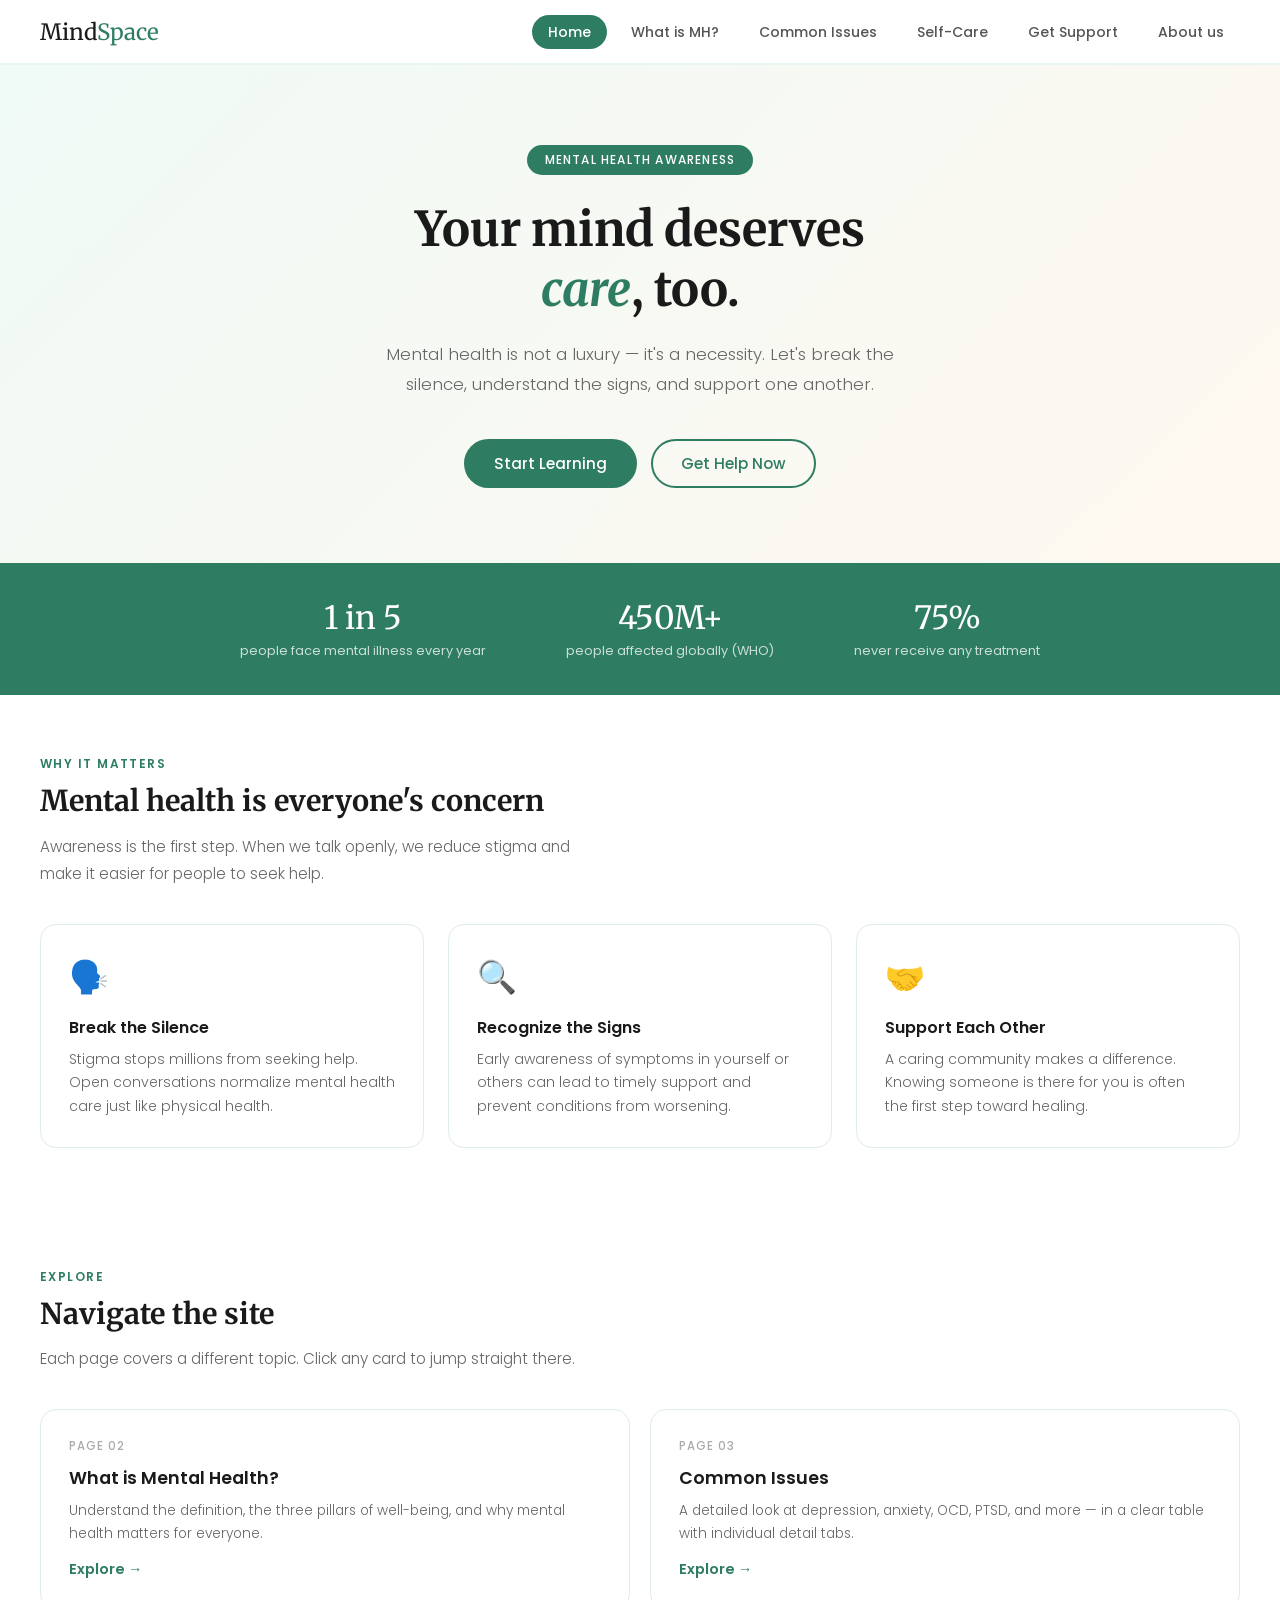
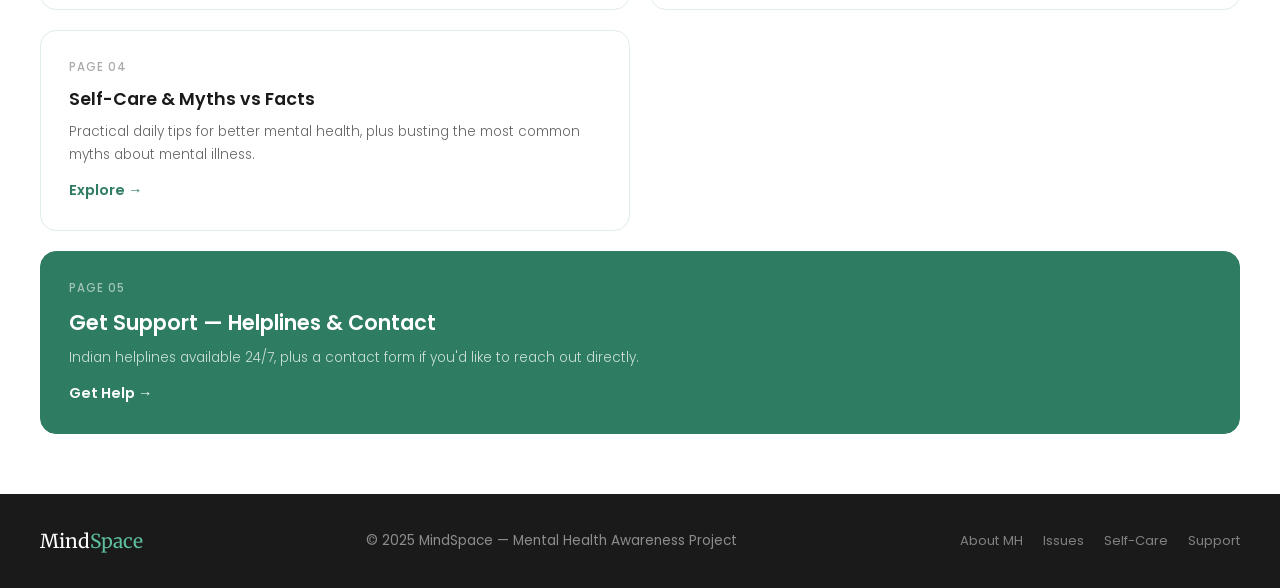
<file: index.html>
<!DOCTYPE html>
<html lang="en">
<head>
  <meta charset="UTF-8"/>
  <meta name="viewport" content="width=device-width, initial-scale=1.0"/>
  <title>MindSpace - Home</title>
  <link rel="stylesheet" type="text/css" href="style.css">
  <link href="https://fonts.googleapis.com/css2?family=Merriweather:ital@0;1&family=Poppins:wght@300;400;500;600&display=swap" rel="stylesheet"/>
  
</head>
<body>

<!-- NAV -->
<nav>
  <a class="logo" href="index.html">Mind<span>Space</span></a>
  <ul>
    <li><a href="index.html" class="active">Home</a></li>
    <li><a href="what.html">What is MH?</a></li>
    <li><a href="issues.html">Common Issues</a></li>
    <li><a href="selfcare.html">Self-Care</a></li>
    <li><a href="support.html">Get Support</a></li>
    <li><a href="aboutm(1).html">About us</a></li>
  </ul>
</nav>

<!-- HERO -->
<div class="hero">
  <span class="hero-badge">Mental Health Awareness</span>
  <h1>Your mind deserves<br><em>care</em>, too.</h1>
  <p>Mental health is not a luxury — it's a necessity. Let's break the silence, understand the signs, and support one another.</p>
  <a href="what.html" class="btn-green">Start Learning</a>
  <a href="support.html" class="btn-outline">Get Help Now</a>
</div>

<!-- STATS BAR -->
<div class="stats-bar">
  <div>
    <span class="stat-num">1 in 5</span>
    <span class="stat-label">people face mental illness every year</span>
  </div>
  <div>
    <span class="stat-num">450M+</span>
    <span class="stat-label">people affected globally (WHO)</span>
  </div>
  <div>
    <span class="stat-num">75%</span>
    <span class="stat-label">never receive any treatment</span>
  </div>
</div>

<!-- WHY IT MATTERS -->
<section class="why-section">
  <span class="section-label">Why It Matters</span>
  <h2 class="section-title">Mental health is everyone's concern</h2>
  <p class="section-desc">Awareness is the first step. When we talk openly, we reduce stigma and make it easier for people to seek help.</p>
  <div class="card-grid">
    <div class="card">
      <span class="card-icon">🗣️</span>
      <h3>Break the Silence</h3>
      <p>Stigma stops millions from seeking help. Open conversations normalize mental health care just like physical health.</p>
    </div>
    <div class="card">
      <span class="card-icon">🔍</span>
      <h3>Recognize the Signs</h3>
      <p>Early awareness of symptoms in yourself or others can lead to timely support and prevent conditions from worsening.</p>
    </div>
    <div class="card">
      <span class="card-icon">🤝</span>
      <h3>Support Each Other</h3>
      <p>A caring community makes a difference. Knowing someone is there for you is often the first step toward healing.</p>
    </div>
  </div>
</section>

<!-- EXPLORE -->
<section class="explore-section">
  <span class="section-label">Explore</span>
  <h2 class="section-title">Navigate the site</h2>
  <p class="section-desc">Each page covers a different topic. Click any card to jump straight there.</p>
  <div class="explore-grid">
    <a href="what.html" class="explore-card">
      <span class="pg">Page 02</span>
      <h3>What is Mental Health?</h3>
      <p>Understand the definition, the three pillars of well-being, and why mental health matters for everyone.</p>
      <span class="arrow">Explore →</span>
    </a>
    <a href="issues.html" class="explore-card">
      <span class="pg">Page 03</span>
      <h3>Common Issues</h3>
      <p>A detailed look at depression, anxiety, OCD, PTSD, and more — in a clear table with individual detail tabs.</p>
      <span class="arrow">Explore →</span>
    </a>
    <a href="selfcare.html" class="explore-card">
      <span class="pg">Page 04</span>
      <h3>Self-Care & Myths vs Facts</h3>
      <p>Practical daily tips for better mental health, plus busting the most common myths about mental illness.</p>
      <span class="arrow">Explore →</span>
    </a>
    <a href="support.html" class="explore-card green-card">
      <span class="pg">Page 05</span>
      <h3>Get Support — Helplines & Contact</h3>
      <p>Indian helplines available 24/7, plus a contact form if you'd like to reach out directly.</p>
      <span class="arrow">Get Help →</span>
    </a>
  </div>
</section>

<!-- FOOTER -->
<footer>
  <span class="footer-logo">Mind<span>Space</span></span>
  <span>© 2025 MindSpace — Mental Health Awareness Project</span>
  <ul>
    <li><a href="what.html">About MH</a></li>
    <li><a href="issues.html">Issues</a></li>
    <li><a href="selfcare.html">Self-Care</a></li>
    <li><a href="support.html">Support</a></li>
  </ul>
</footer>

</body>
</html>
</file>
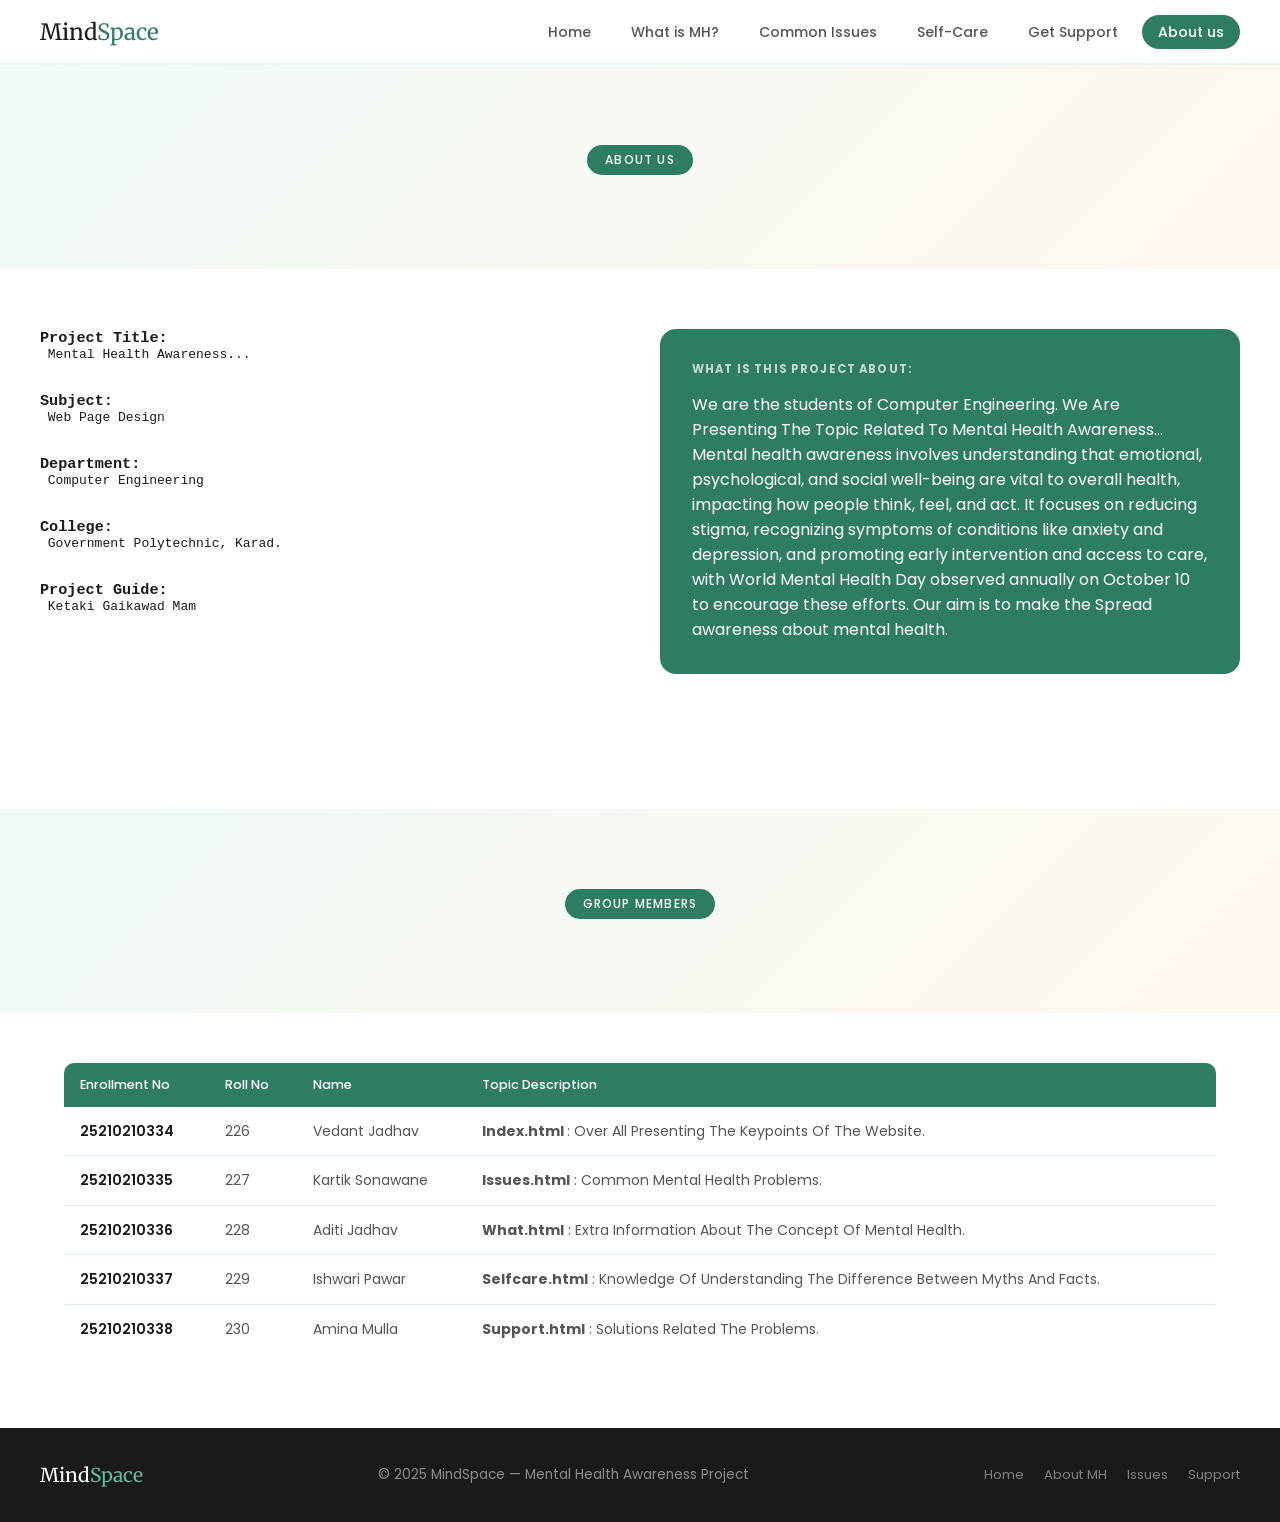
<file: aboutm(1).html>
<!DOCTYPE html>
<html>

<head>
    <title>About Us</title>
    <link rel="stylesheet" type="text/css" href="style.css">
    <link
        href="https://fonts.googleapis.com/css2?family=Merriweather:ital@0;1&family=Poppins:wght@300;400;500;600&display=swap"
        rel="stylesheet" />
</head>

<body>
    <nav>
  <a class="logo" href="index.html">Mind<span>Space</span></a>
  <ul>
    <li><a href="index.html">Home</a></li>
    <li><a href="what.html">What is MH?</a></li>
    <li><a href="issues.html">Common Issues</a></li>
    <li><a href="selfcare.html">Self-Care</a></li>
    <li><a href="support.html">Get Support</a></li>
    <li><a href="aboutm(1).html" class="active">About us</a></li>
  
</ul>
</nav>
    <div class="hero">
        <h2 class="hero-badge"> About Us </h2>
    </div>
    <section class="def-section">
        <div class="def-grid">
            <div class="def-text">
                <pre><h3>Project Title:</h3> Mental Health Awareness...<br><br>
<h3>Subject:</h3> Web Page Design<br><br>
<h3>Department:</h3> Computer Engineering<br><br>
<h3>College:</h3> Government Polytechnic, Karad.<br><br>
<h3>Project Guide:</h3> Ketaki Gaikawad Mam</pre>
            </div>
           

            <div class="who-box">
                <h4>What is this project about:</h4>
                We are the students of Computer Engineering.
                We Are Presenting The Topic Related To Mental Health Awareness...
                Mental health awareness involves understanding that emotional, psychological, and social well-being are
                vital to overall health, impacting how people think, feel, and act. It focuses on reducing stigma,
                recognizing symptoms of conditions like anxiety and depression, and promoting early intervention and
                access to care, with World Mental Health Day observed annually on October 10 to encourage these efforts.

                Our aim is to make the Spread awareness about mental health.
            </div>
        </div>
    </section><br><br><br>

    <div class="hero">
        <h2 class="hero-badge"> Group Members </h2>
    </div><br><br>
<div class="table-wrap">
    <center>
    <table style="width: 90%; ">
        <thead>
        <tr>
            <th>Enrollment No</th>
            <th>Roll No</th>
            <th>Name</th>
            <th>Topic Description</th>
        </tr>
</thead>
<tbody>
        <tr>
            <td>25210210334</td>
            <td>226</td>
            <td>Vedant Jadhav</td>
            <td><b>Index.html </b>: Over All Presenting The Keypoints Of The Website.</td>
        </tr>

        <tr>
            <td>25210210335</td>
            <td>227</td>
            <td>Kartik Sonawane</td>
            <td><b>Issues.html</b> : Common Mental Health Problems.</td>
        </tr>

        <tr>
            <td>25210210336</td>
            <td>228</td>
            <td>Aditi Jadhav</td>
            <td><b>What.html</b> : Extra Information About The Concept Of Mental Health.</td>
        </tr>

        <tr>
            <td>25210210337</td>
            <td>229</td>
            <td>Ishwari Pawar</td>
            <td><b>Selfcare.html</b> : Knowledge Of Understanding The Difference Between Myths And Facts.</td>
        </tr>

        <tr>
            <td>25210210338</td>
            <td>230</td>
            <td>Amina Mulla</td>
            <td><b>Support.html</b> : Solutions Related The Problems.</td>
        </tr>
</tbody>
    </table></center></div>
<br><br><br>
    <footer>
  <span class="footer-logo">Mind<span>Space</span></span>
  <span>© 2025 MindSpace — Mental Health Awareness Project</span>
  <ul>
    <li><a href="index.html">Home</a></li>
    <li><a href="what.html">About MH</a></li>
    <li><a href="issues.html">Issues</a></li>
    <li><a href="support.html">Support</a></li>
  </ul>
</footer>

</body>

</html>
</file>
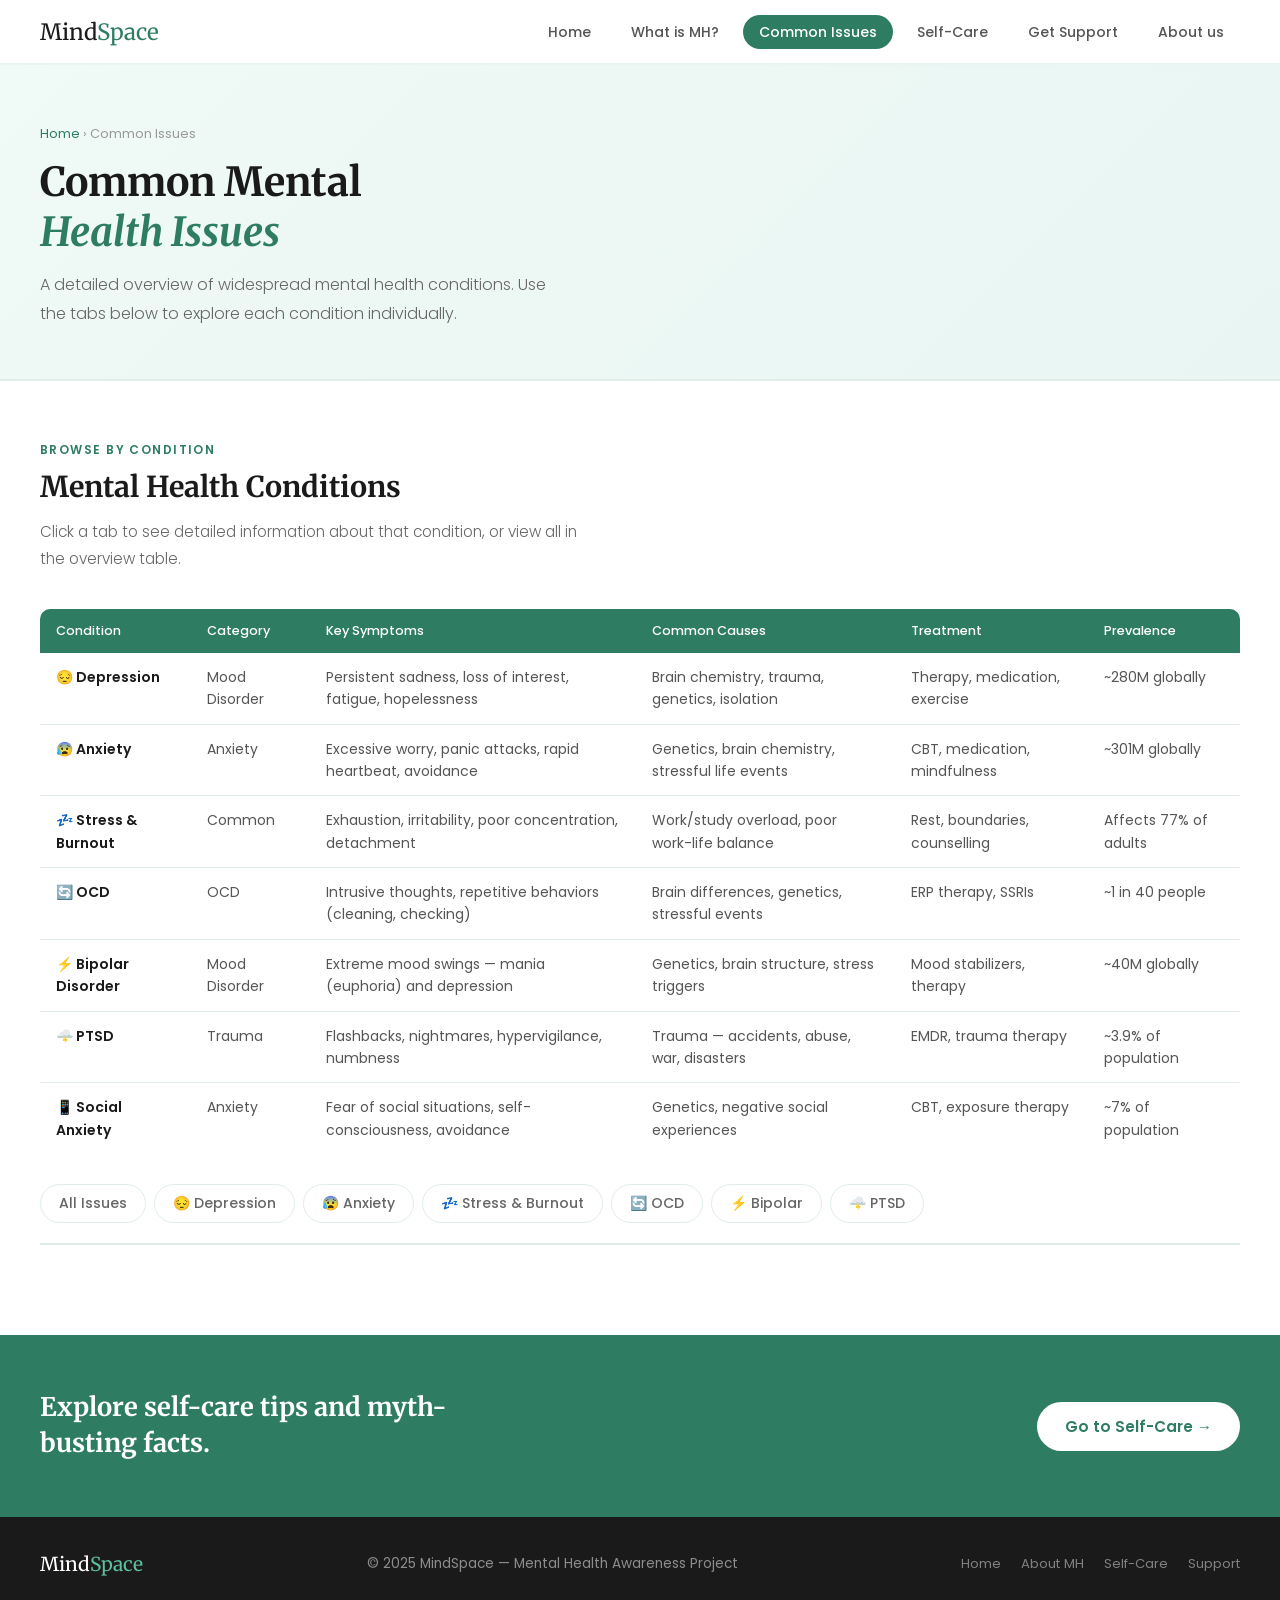
<file: issues.html>
<!DOCTYPE html>
<html lang="en">
<head>
  <meta charset="UTF-8"/>
  <meta name="viewport" content="width=device-width, initial-scale=1.0"/>
  <title>MindSpace - Common Issues</title>
<link rel="stylesheet" type="text/css" href="style.css">
  <link href="https://fonts.googleapis.com/css2?family=Merriweather:ital@0;1&family=Poppins:wght@300;400;500;600&display=swap" rel="stylesheet"/>

</head>
<body>

<nav>
  <a class="logo" href="index.html">Mind<span>Space</span></a>
  <ul>
    <li><a href="index.html">Home</a></li>
    <li><a href="what.html">What is MH?</a></li>
    <li><a href="issues.html" class="active">Common Issues</a></li>
    <li><a href="selfcare.html">Self-Care</a></li>
    <li><a href="support.html">Get Support</a></li>
    <li><a href="aboutm(1).html">About us</a></li>
  </ul>
</nav>

<div class="page-header">
  <div class="breadcrumb"><a href="index.html">Home</a> &rsaquo; Common Issues</div>
  <h1>Common Mental<br><em>Health Issues</em></h1>
  <p>A detailed overview of widespread mental health conditions. Use the tabs below to explore each condition individually.</p>
</div>

<section>
  <span class="section-label">Browse by Condition</span>
  <h2 class="section-title">Mental Health Conditions</h2>
  <p class="section-desc">Click a tab to see detailed information about that condition, or view all in the overview table.</p>

  <!-- Panels FIRST so :target sibling trick works -->
  <div id="tab-depression" class="tab-panel">
    <div class="detail-card">
      <div class="detail-header">
        <span class="detail-tag">😔 Mood Disorder</span>
        <h2>Depression</h2>
        <p>More than just sadness — depression is a serious medical condition affecting how a person feels, thinks, and handles daily life.</p>
      </div>
      <div class="detail-body">
        <div class="detail-block">
          <h4>Common Symptoms</h4>
          <ul>
            <li>Persistent sadness or emptiness</li>
            <li>Loss of interest in daily activities</li>
            <li>Fatigue and low energy</li>
            <li>Changes in sleep or appetite</li>
            <li>Feelings of worthlessness or guilt</li>
            <li>Difficulty concentrating</li>
          </ul>
        </div>
        <div class="detail-block">
          <h4>Root Causes</h4>
          <ul>
            <li>Brain chemistry imbalances</li>
            <li>Family history of depression</li>
            <li>Traumatic or stressful life events</li>
            <li>Chronic physical illness</li>
            <li>Social isolation and loneliness</li>
          </ul>
        </div>
        <div class="detail-block">
          <h4>Treatment Options</h4>
          <ul>
            <li>Cognitive Behavioral Therapy (CBT)</li>
            <li>Antidepressant medications</li>
            <li>Regular physical exercise</li>
            <li>Social support and peer groups</li>
            <li>Mindfulness and meditation</li>
          </ul>
        </div>
        <div class="detail-block">
          <h4>How to Help Someone</h4>
          <ul>
            <li>Listen without judgment</li>
            <li>Encourage professional help gently</li>
            <li>Check in regularly</li>
            <li>Avoid saying "just cheer up"</li>
            <li>Help with small daily tasks</li>
          </ul>
        </div>
      </div>
    </div>
  </div>

  <div id="tab-anxiety" class="tab-panel">
    <div class="detail-card">
      <div class="detail-header">
        <span class="detail-tag">😰 Anxiety Disorder</span>
        <h2>Anxiety Disorders</h2>
        <p>Anxiety is a normal emotion, but anxiety disorders involve excessive, persistent fear or worry that interferes with daily life.</p>
      </div>
      <div class="detail-body">
        <div class="detail-block">
          <h4>Types of Anxiety</h4>
          <ul>
            <li>Generalized Anxiety Disorder (GAD)</li>
            <li>Social Anxiety Disorder</li>
            <li>Panic Disorder</li>
            <li>Specific Phobias</li>
            <li>Separation Anxiety</li>
          </ul>
        </div>
        <div class="detail-block">
          <h4>Physical Symptoms</h4>
          <ul>
            <li>Racing or pounding heartbeat</li>
            <li>Shortness of breath</li>
            <li>Sweating and trembling</li>
            <li>Nausea or stomach issues</li>
            <li>Dizziness or lightheadedness</li>
          </ul>
        </div>
        <div class="detail-block">
          <h4>Psychological Symptoms</h4>
          <ul>
            <li>Constant, uncontrollable worry</li>
            <li>Fear of the worst happening</li>
            <li>Difficulty relaxing or sleeping</li>
            <li>Irritability and restlessness</li>
            <li>Avoidance of triggering situations</li>
          </ul>
        </div>
        <div class="detail-block">
          <h4>Management Strategies</h4>
          <ul>
            <li>Cognitive Behavioral Therapy (CBT)</li>
            <li>Deep breathing and grounding</li>
            <li>Limiting caffeine and alcohol</li>
            <li>Regular exercise routine</li>
            <li>Anti-anxiety medication if needed</li>
          </ul>
        </div>
      </div>
    </div>
  </div>

  <div id="tab-stress" class="tab-panel">
    <div class="detail-card">
      <div class="detail-header">
        <span class="detail-tag">💤 Common Condition</span>
        <h2>Stress & Burnout</h2>
        <p>Chronic stress from academic or work environments can lead to burnout — complete emotional, physical, and mental exhaustion.</p>
      </div>
      <div class="detail-body">
        <div class="detail-block">
          <h4>Signs of Burnout</h4>
          <ul>
            <li>Constant exhaustion even after sleep</li>
            <li>Feeling detached or cynical</li>
            <li>Reduced performance and motivation</li>
            <li>Frequent headaches or body aches</li>
            <li>Emotional numbness</li>
          </ul>
        </div>
        <div class="detail-block">
          <h4>Common Triggers</h4>
          <ul>
            <li>Academic or work overload</li>
            <li>Lack of control over situations</li>
            <li>Poor study-life balance</li>
            <li>Unclear expectations</li>
            <li>Toxic environments</li>
          </ul>
        </div>
        <div class="detail-block">
          <h4>Recovery Steps</h4>
          <ul>
            <li>Take intentional breaks and rest</li>
            <li>Set clear boundaries on study time</li>
            <li>Talk to a counsellor or mentor</li>
            <li>Focus on energy-restoring activities</li>
            <li>Prioritize sleep and nutrition</li>
          </ul>
        </div>
        <div class="detail-block">
          <h4>Prevention Tips</h4>
          <ul>
            <li>Learn to say no without guilt</li>
            <li>Delegate tasks when possible</li>
            <li>Schedule regular "off" time</li>
            <li>Build a support network</li>
            <li>Recognize early warning signs</li>
          </ul>
        </div>
      </div>
    </div>
  </div>

  <div id="tab-ocd" class="tab-panel">
    <div class="detail-card">
      <div class="detail-header">
        <span class="detail-tag">🔄 OCD</span>
        <h2>OCD (Obsessive-Compulsive Disorder)</h2>
        <p>Unwanted recurring thoughts (obsessions) and repetitive behaviors (compulsions) performed to ease the distress they cause.</p>
      </div>
      <div class="detail-body">
        <div class="detail-block">
          <h4>Common Obsessions</h4>
          <ul>
            <li>Fear of contamination or germs</li>
            <li>Fear of harming yourself or others</li>
            <li>Need for symmetry or exactness</li>
            <li>Intrusive, disturbing thoughts</li>
            <li>Fear of losing important things</li>
          </ul>
        </div>
        <div class="detail-block">
          <h4>Common Compulsions</h4>
          <ul>
            <li>Excessive handwashing or cleaning</li>
            <li>Checking locks or appliances repeatedly</li>
            <li>Counting, tapping, arranging objects</li>
            <li>Seeking reassurance constantly</li>
            <li>Mental rituals like repeating words</li>
          </ul>
        </div>
        <div class="detail-block">
          <h4>Treatment</h4>
          <ul>
            <li>Exposure and Response Prevention (ERP)</li>
            <li>Cognitive Behavioral Therapy</li>
            <li>SSRI medications</li>
            <li>Support groups</li>
            <li>Mindfulness-based approaches</li>
          </ul>
        </div>
        <div class="detail-block">
          <h4>Important Notes</h4>
          <ul>
            <li>OCD is NOT a personality trait</li>
            <li>People know their fears are irrational</li>
            <li>It can be managed with treatment</li>
            <li>Early help leads to better outcomes</li>
            <li>OCD does not define who you are</li>
          </ul>
        </div>
      </div>
    </div>
  </div>

  <div id="tab-bipolar" class="tab-panel">
    <div class="detail-card">
      <div class="detail-header">
        <span class="detail-tag">⚡ Mood Disorder</span>
        <h2>Bipolar Disorder</h2>
        <p>Extreme shifts between emotional highs (mania) and lows (depression), often with stable periods in between.</p>
      </div>
      <div class="detail-body">
        <div class="detail-block">
          <h4>Manic Episode Signs</h4>
          <ul>
            <li>Unusually high energy or euphoria</li>
            <li>Reduced need for sleep</li>
            <li>Racing thoughts and rapid speech</li>
            <li>Inflated self-esteem</li>
            <li>Impulsive or risky decisions</li>
          </ul>
        </div>
        <div class="detail-block">
          <h4>Depressive Episode Signs</h4>
          <ul>
            <li>Deep sadness and hopelessness</li>
            <li>Loss of energy and motivation</li>
            <li>Difficulty concentrating</li>
            <li>Changes in sleep and appetite</li>
            <li>Thoughts of death or suicide</li>
          </ul>
        </div>
        <div class="detail-block">
          <h4>Types of Bipolar</h4>
          <ul>
            <li>Bipolar I — full manic episodes</li>
            <li>Bipolar II — hypomania + depression</li>
            <li>Cyclothymia — milder but chronic</li>
          </ul>
        </div>
        <div class="detail-block">
          <h4>Treatment</h4>
          <ul>
            <li>Mood stabilizers (lithium etc.)</li>
            <li>Psychotherapy and family therapy</li>
            <li>Regular sleep and routine</li>
            <li>Avoiding alcohol and triggers</li>
            <li>Ongoing psychiatric monitoring</li>
          </ul>
        </div>
      </div>
    </div>
  </div>

  <div id="tab-ptsd" class="tab-panel">
    <div class="detail-card">
      <div class="detail-header">
        <span class="detail-tag">🌩️ Trauma-Related</span>
        <h2>PTSD</h2>
        <p>Post-Traumatic Stress Disorder can develop after experiencing trauma. It is not a sign of weakness — it is the mind's response to overwhelming stress.</p>
      </div>
      <div class="detail-body">
        <div class="detail-block">
          <h4>Common Triggers</h4>
          <ul>
            <li>Physical or sexual abuse</li>
            <li>Accidents or natural disasters</li>
            <li>War or violence</li>
            <li>Childhood neglect or trauma</li>
            <li>Sudden loss of a loved one</li>
          </ul>
        </div>
        <div class="detail-block">
          <h4>Symptoms</h4>
          <ul>
            <li>Flashbacks and intrusive memories</li>
            <li>Nightmares about the event</li>
            <li>Emotional numbness or detachment</li>
            <li>Always feeling "on guard"</li>
            <li>Avoiding people or reminders</li>
          </ul>
        </div>
        <div class="detail-block">
          <h4>Treatments</h4>
          <ul>
            <li>EMDR therapy</li>
            <li>Trauma-focused CBT</li>
            <li>Prolonged Exposure Therapy</li>
            <li>Medication for anxiety/depression</li>
            <li>Safe, structured support groups</li>
          </ul>
        </div>
        <div class="detail-block">
          <h4>Supporting Someone</h4>
          <ul>
            <li>Never force them to talk about trauma</li>
            <li>Be patient — healing is not linear</li>
            <li>Learn and respect their triggers</li>
            <li>Encourage professional help gently</li>
            <li>Take care of your own well-being too</li>
          </ul>
        </div>
      </div>
    </div>
  </div>

  <!-- ALL TABLE (default) — must be AFTER the :target panels -->
  <div id="tab-all" class="tab-panel">
    <div class="table-wrap">
      <table>
        <thead>
          <tr>
            <th>Condition</th>
            <th>Category</th>
            <th>Key Symptoms</th>
            <th>Common Causes</th>
            <th>Treatment</th>
            <th>Prevalence</th>
          </tr>
        </thead>
        <tbody>
          <tr>
            <td>😔 Depression</td>
            <td><span >Mood Disorder</span></td>
            <td>Persistent sadness, loss of interest, fatigue, hopelessness</td>
            <td>Brain chemistry, trauma, genetics, isolation</td>
            <td>Therapy, medication, exercise</td>
            <td>~280M globally</td>
          </tr>
          <tr>
            <td>😰 Anxiety</td>
            <td><span >Anxiety</span></td>
            <td>Excessive worry, panic attacks, rapid heartbeat, avoidance</td>
            <td>Genetics, brain chemistry, stressful life events</td>
            <td>CBT, medication, mindfulness</td>
            <td>~301M globally</td>
          </tr>
          <tr>
            <td>💤 Stress & Burnout</td>
            <td><span >Common</span></td>
            <td>Exhaustion, irritability, poor concentration, detachment</td>
            <td>Work/study overload, poor work-life balance</td>
            <td>Rest, boundaries, counselling</td>
            <td>Affects 77% of adults</td>
          </tr>
          <tr>
            <td>🔄 OCD</td>
            <td><span >OCD</span></td>
            <td>Intrusive thoughts, repetitive behaviors (cleaning, checking)</td>
            <td>Brain differences, genetics, stressful events</td>
            <td>ERP therapy, SSRIs</td>
            <td>~1 in 40 people</td>
          </tr>
          <tr>
            <td>⚡ Bipolar Disorder</td>
            <td><span>Mood Disorder</span></td>
            <td>Extreme mood swings — mania (euphoria) and depression</td>
            <td>Genetics, brain structure, stress triggers</td>
            <td>Mood stabilizers, therapy</td>
            <td>~40M globally</td>
          </tr>
          <tr>
            <td>🌩️ PTSD</td>
            <td><span >Trauma</span></td>
            <td>Flashbacks, nightmares, hypervigilance, numbness</td>
            <td>Trauma — accidents, abuse, war, disasters</td>
            <td>EMDR, trauma therapy</td>
            <td>~3.9% of population</td>
          </tr>
          <tr>
            <td>📱 Social Anxiety</td>
            <td><span >Anxiety</span></td>
            <td>Fear of social situations, self-consciousness, avoidance</td>
            <td>Genetics, negative social experiences</td>
            <td>CBT, exposure therapy</td>
            <td>~7% of population</td>
          </tr>
        </tbody>
      </table>
    </div>
  </div>

  <!-- Tab Nav AFTER panels so sibling CSS trick works -->
  <div class="tab-bar" style="margin-top: 30px;">
    <a href="#tab-all">All Issues</a>
    <a href="#tab-depression">😔 Depression</a>
    <a href="#tab-anxiety">😰 Anxiety</a>
    <a href="#tab-stress">💤 Stress & Burnout</a>
    <a href="#tab-ocd">🔄 OCD</a>
    <a href="#tab-bipolar">⚡ Bipolar</a>
    <a href="#tab-ptsd">🌩️ PTSD</a>
  </div>

</section>

<div class="cta-banner">
  <h2>Explore self-care tips and myth-busting facts.</h2>
  <a href="selfcare.html" class="btn-white">Go to Self-Care →</a>
</div>

<footer>
  <span class="footer-logo">Mind<span>Space</span></span>
  <span>© 2025 MindSpace — Mental Health Awareness Project</span>
  <ul>
    <li><a href="index.html">Home</a></li>
    <li><a href="what.html">About MH</a></li>
    <li><a href="selfcare.html">Self-Care</a></li>
    <li><a href="support.html">Support</a></li>
  </ul>
</footer>

</body>
</html>
</file>
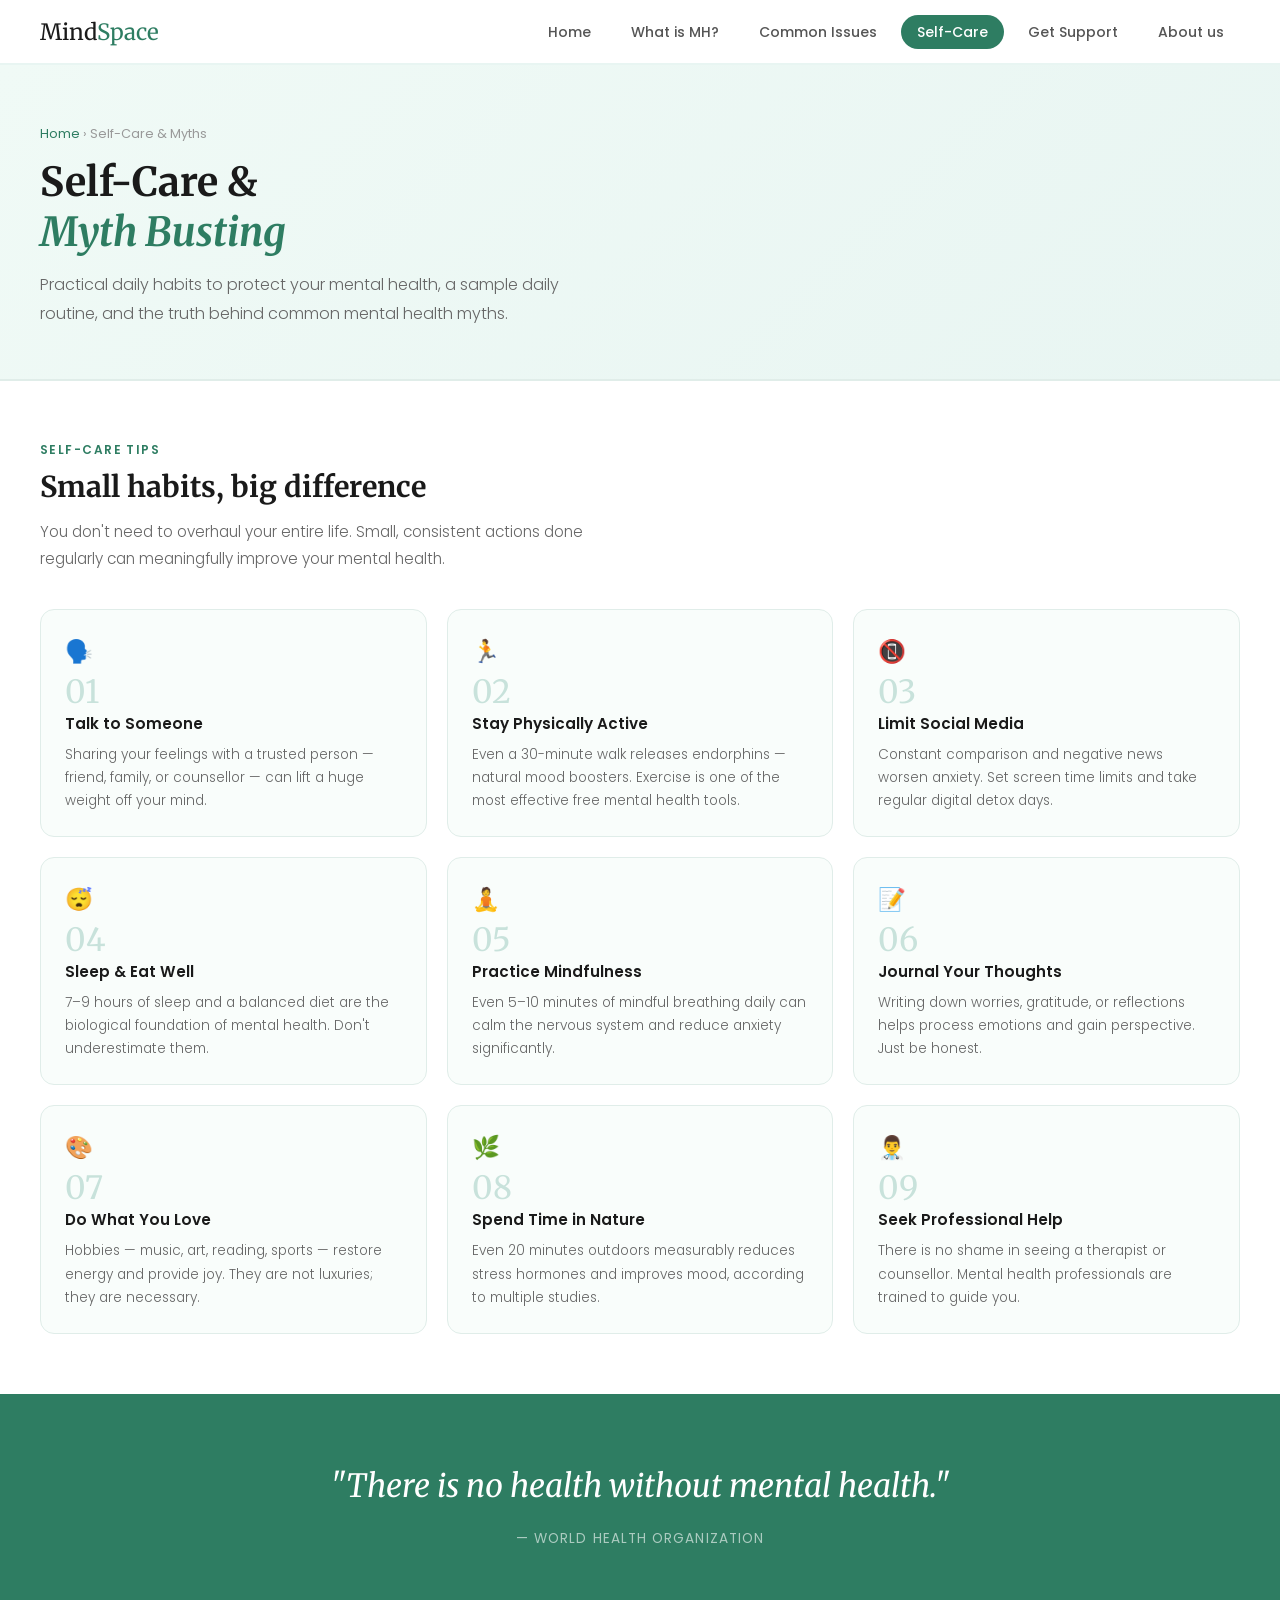
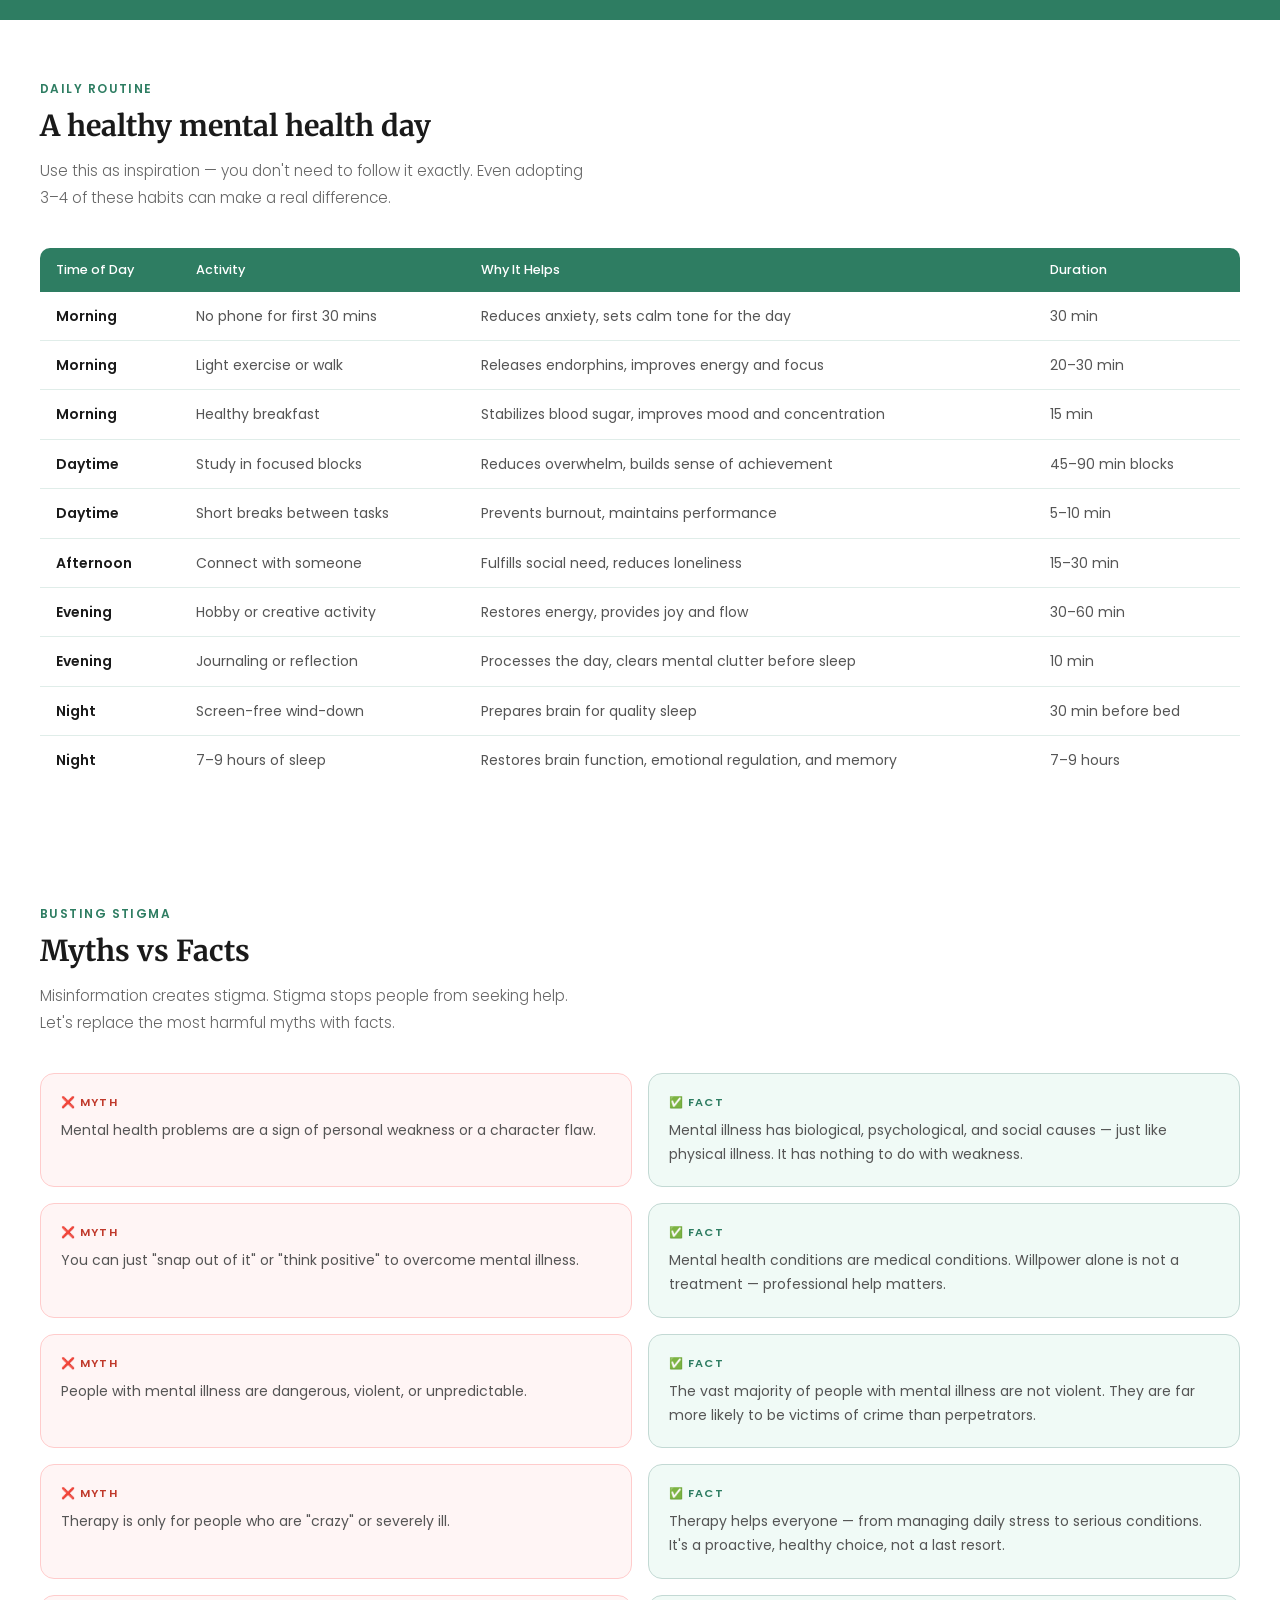
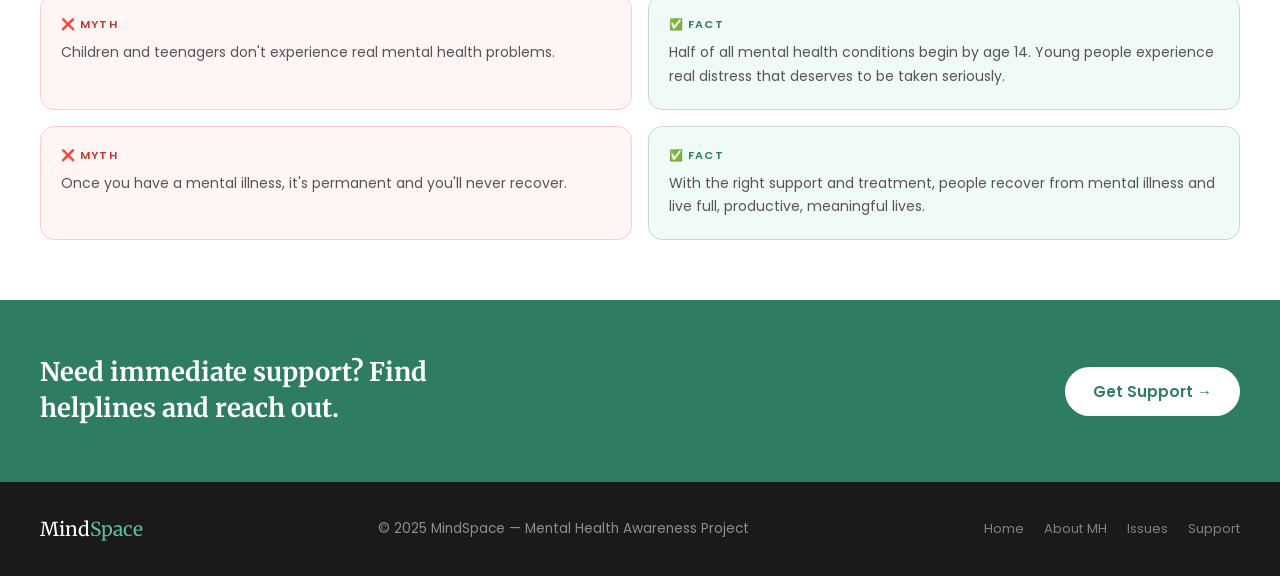
<file: selfcare.html>
<!DOCTYPE html>
<html lang="en">
<head>
  <meta charset="UTF-8"/>
  <meta name="viewport" content="width=device-width, initial-scale=1.0"/>
  <title>MindSpace - Self-Care & Myths</title>
  <link rel="stylesheet" type="text/css" href="style.css">
  <link href="https://fonts.googleapis.com/css2?family=Merriweather:ital@0;1&family=Poppins:wght@300;400;500;600&display=swap" rel="stylesheet"/>
  
</head>
<body>

<nav>
  <a class="logo" href="index.html">Mind<span>Space</span></a>
  <ul>
    <li><a href="index.html">Home</a></li>
    <li><a href="what.html">What is MH?</a></li>
    <li><a href="issues.html">Common Issues</a></li>
    <li><a href="selfcare.html" class="active">Self-Care</a></li>
    <li><a href="support.html">Get Support</a></li>
    <li><a href="aboutm(1).html">About us</a></li>
  </ul>
</nav>

<div class="page-header">
  <div class="breadcrumb"><a href="index.html">Home</a> &rsaquo; Self-Care & Myths</div>
  <h1>Self-Care &<br><em>Myth Busting</em></h1>
  <p>Practical daily habits to protect your mental health, a sample daily routine, and the truth behind common mental health myths.</p>
</div>

<!-- TIPS -->
<section class="tips-section">
  <span class="section-label">Self-Care Tips</span>
  <h2 class="section-title">Small habits, big difference</h2>
  <p class="section-desc">You don't need to overhaul your entire life. Small, consistent actions done regularly can meaningfully improve your mental health.</p>
  <div class="tips-grid">
    <div class="tip-card">
      <span class="tip-icon">🗣️</span>
      <span class="tip-num">01</span>
      <h4>Talk to Someone</h4>
      <p>Sharing your feelings with a trusted person — friend, family, or counsellor — can lift a huge weight off your mind.</p>
    </div>
    <div class="tip-card">
      <span class="tip-icon">🏃</span>
      <span class="tip-num">02</span>
      <h4>Stay Physically Active</h4>
      <p>Even a 30-minute walk releases endorphins — natural mood boosters. Exercise is one of the most effective free mental health tools.</p>
    </div>
    <div class="tip-card">
      <span class="tip-icon">📵</span>
      <span class="tip-num">03</span>
      <h4>Limit Social Media</h4>
      <p>Constant comparison and negative news worsen anxiety. Set screen time limits and take regular digital detox days.</p>
    </div>
    <div class="tip-card">
      <span class="tip-icon">😴</span>
      <span class="tip-num">04</span>
      <h4>Sleep & Eat Well</h4>
      <p>7–9 hours of sleep and a balanced diet are the biological foundation of mental health. Don't underestimate them.</p>
    </div>
    <div class="tip-card">
      <span class="tip-icon">🧘</span>
      <span class="tip-num">05</span>
      <h4>Practice Mindfulness</h4>
      <p>Even 5–10 minutes of mindful breathing daily can calm the nervous system and reduce anxiety significantly.</p>
    </div>
    <div class="tip-card">
      <span class="tip-icon">📝</span>
      <span class="tip-num">06</span>
      <h4>Journal Your Thoughts</h4>
      <p>Writing down worries, gratitude, or reflections helps process emotions and gain perspective. Just be honest.</p>
    </div>
    <div class="tip-card">
      <span class="tip-icon">🎨</span>
      <span class="tip-num">07</span>
      <h4>Do What You Love</h4>
      <p>Hobbies — music, art, reading, sports — restore energy and provide joy. They are not luxuries; they are necessary.</p>
    </div>
    <div class="tip-card">
      <span class="tip-icon">🌿</span>
      <span class="tip-num">08</span>
      <h4>Spend Time in Nature</h4>
      <p>Even 20 minutes outdoors measurably reduces stress hormones and improves mood, according to multiple studies.</p>
    </div>
    <div class="tip-card">
      <span class="tip-icon">👨‍⚕️</span>
      <span class="tip-num">09</span>
      <h4>Seek Professional Help</h4>
      <p>There is no shame in seeing a therapist or counsellor. Mental health professionals are trained to guide you.</p>
    </div>
  </div>
</section>

<!-- QUOTE BANNER -->
<div class="quote-banner">
  <p class="quote-text">"There is no health without mental health."</p>
  <span class="quote-author">— World Health Organization</span>
</div>

<!-- DAILY ROUTINE TABLE -->
<section class="routine-section">
  <span class="section-label">Daily Routine</span>
  <h2 class="section-title">A healthy mental health day</h2>
  <p class="section-desc">Use this as inspiration — you don't need to follow it exactly. Even adopting 3–4 of these habits can make a real difference.</p>
  <div class="table-wrap">
    <table>
      <thead>
        <tr>
          <th>Time of Day</th>
          <th>Activity</th>
          <th>Why It Helps</th>
          <th>Duration</th>
        </tr>
      </thead>
      <tbody>
        <tr><td>Morning</td><td>No phone for first 30 mins</td><td>Reduces anxiety, sets calm tone for the day</td><td>30 min</td></tr>
        <tr><td>Morning</td><td>Light exercise or walk</td><td>Releases endorphins, improves energy and focus</td><td>20–30 min</td></tr>
        <tr><td>Morning</td><td>Healthy breakfast</td><td>Stabilizes blood sugar, improves mood and concentration</td><td>15 min</td></tr>
        <tr><td>Daytime</td><td>Study in focused blocks</td><td>Reduces overwhelm, builds sense of achievement</td><td>45–90 min blocks</td></tr>
        <tr><td>Daytime</td><td>Short breaks between tasks</td><td>Prevents burnout, maintains performance</td><td>5–10 min</td></tr>
        <tr><td>Afternoon</td><td>Connect with someone</td><td>Fulfills social need, reduces loneliness</td><td>15–30 min</td></tr>
        <tr><td>Evening</td><td>Hobby or creative activity</td><td>Restores energy, provides joy and flow</td><td>30–60 min</td></tr>
        <tr><td>Evening</td><td>Journaling or reflection</td><td>Processes the day, clears mental clutter before sleep</td><td>10 min</td></tr>
        <tr><td>Night</td><td>Screen-free wind-down</td><td>Prepares brain for quality sleep</td><td>30 min before bed</td></tr>
        <tr><td>Night</td><td>7–9 hours of sleep</td><td>Restores brain function, emotional regulation, and memory</td><td>7–9 hours</td></tr>
      </tbody>
    </table>
  </div>
</section>

<!-- MYTHS VS FACTS -->
<section class="myths-section">
  <span class="section-label">Busting Stigma</span>
  <h2 class="section-title">Myths vs Facts</h2>
  <p class="section-desc">Misinformation creates stigma. Stigma stops people from seeking help. Let's replace the most harmful myths with facts.</p>
  <div class="myths-list">
    <div class="myth-row">
      <div class="myth-box">
        <span class="label">❌ Myth</span>
        <p>Mental health problems are a sign of personal weakness or a character flaw.</p>
      </div>
      <div class="fact-box">
        <span class="label">✅ Fact</span>
        <p>Mental illness has biological, psychological, and social causes — just like physical illness. It has nothing to do with weakness.</p>
      </div>
    </div>
    <div class="myth-row">
      <div class="myth-box">
        <span class="label">❌ Myth</span>
        <p>You can just "snap out of it" or "think positive" to overcome mental illness.</p>
      </div>
      <div class="fact-box">
        <span class="label">✅ Fact</span>
        <p>Mental health conditions are medical conditions. Willpower alone is not a treatment — professional help matters.</p>
      </div>
    </div>
    <div class="myth-row">
      <div class="myth-box">
        <span class="label">❌ Myth</span>
        <p>People with mental illness are dangerous, violent, or unpredictable.</p>
      </div>
      <div class="fact-box">
        <span class="label">✅ Fact</span>
        <p>The vast majority of people with mental illness are not violent. They are far more likely to be victims of crime than perpetrators.</p>
      </div>
    </div>
    <div class="myth-row">
      <div class="myth-box">
        <span class="label">❌ Myth</span>
        <p>Therapy is only for people who are "crazy" or severely ill.</p>
      </div>
      <div class="fact-box">
        <span class="label">✅ Fact</span>
        <p>Therapy helps everyone — from managing daily stress to serious conditions. It's a proactive, healthy choice, not a last resort.</p>
      </div>
    </div>
    <div class="myth-row">
      <div class="myth-box">
        <span class="label">❌ Myth</span>
        <p>Children and teenagers don't experience real mental health problems.</p>
      </div>
      <div class="fact-box">
        <span class="label">✅ Fact</span>
        <p>Half of all mental health conditions begin by age 14. Young people experience real distress that deserves to be taken seriously.</p>
      </div>
    </div>
    <div class="myth-row">
      <div class="myth-box">
        <span class="label">❌ Myth</span>
        <p>Once you have a mental illness, it's permanent and you'll never recover.</p>
      </div>
      <div class="fact-box">
        <span class="label">✅ Fact</span>
        <p>With the right support and treatment, people recover from mental illness and live full, productive, meaningful lives.</p>
      </div>
    </div>
  </div>
</section>

<div class="cta-banner">
  <h2>Need immediate support? Find helplines and reach out.</h2>
  <a href="support.html" class="btn-white">Get Support →</a>
</div>

<footer>
  <span class="footer-logo">Mind<span>Space</span></span>
  <span>© 2025 MindSpace — Mental Health Awareness Project</span>
  <ul>
    <li><a href="index.html">Home</a></li>
    <li><a href="what.html">About MH</a></li>
    <li><a href="issues.html">Issues</a></li>
    <li><a href="support.html">Support</a></li>
  </ul>
</footer>

</body>
</html>
</file>
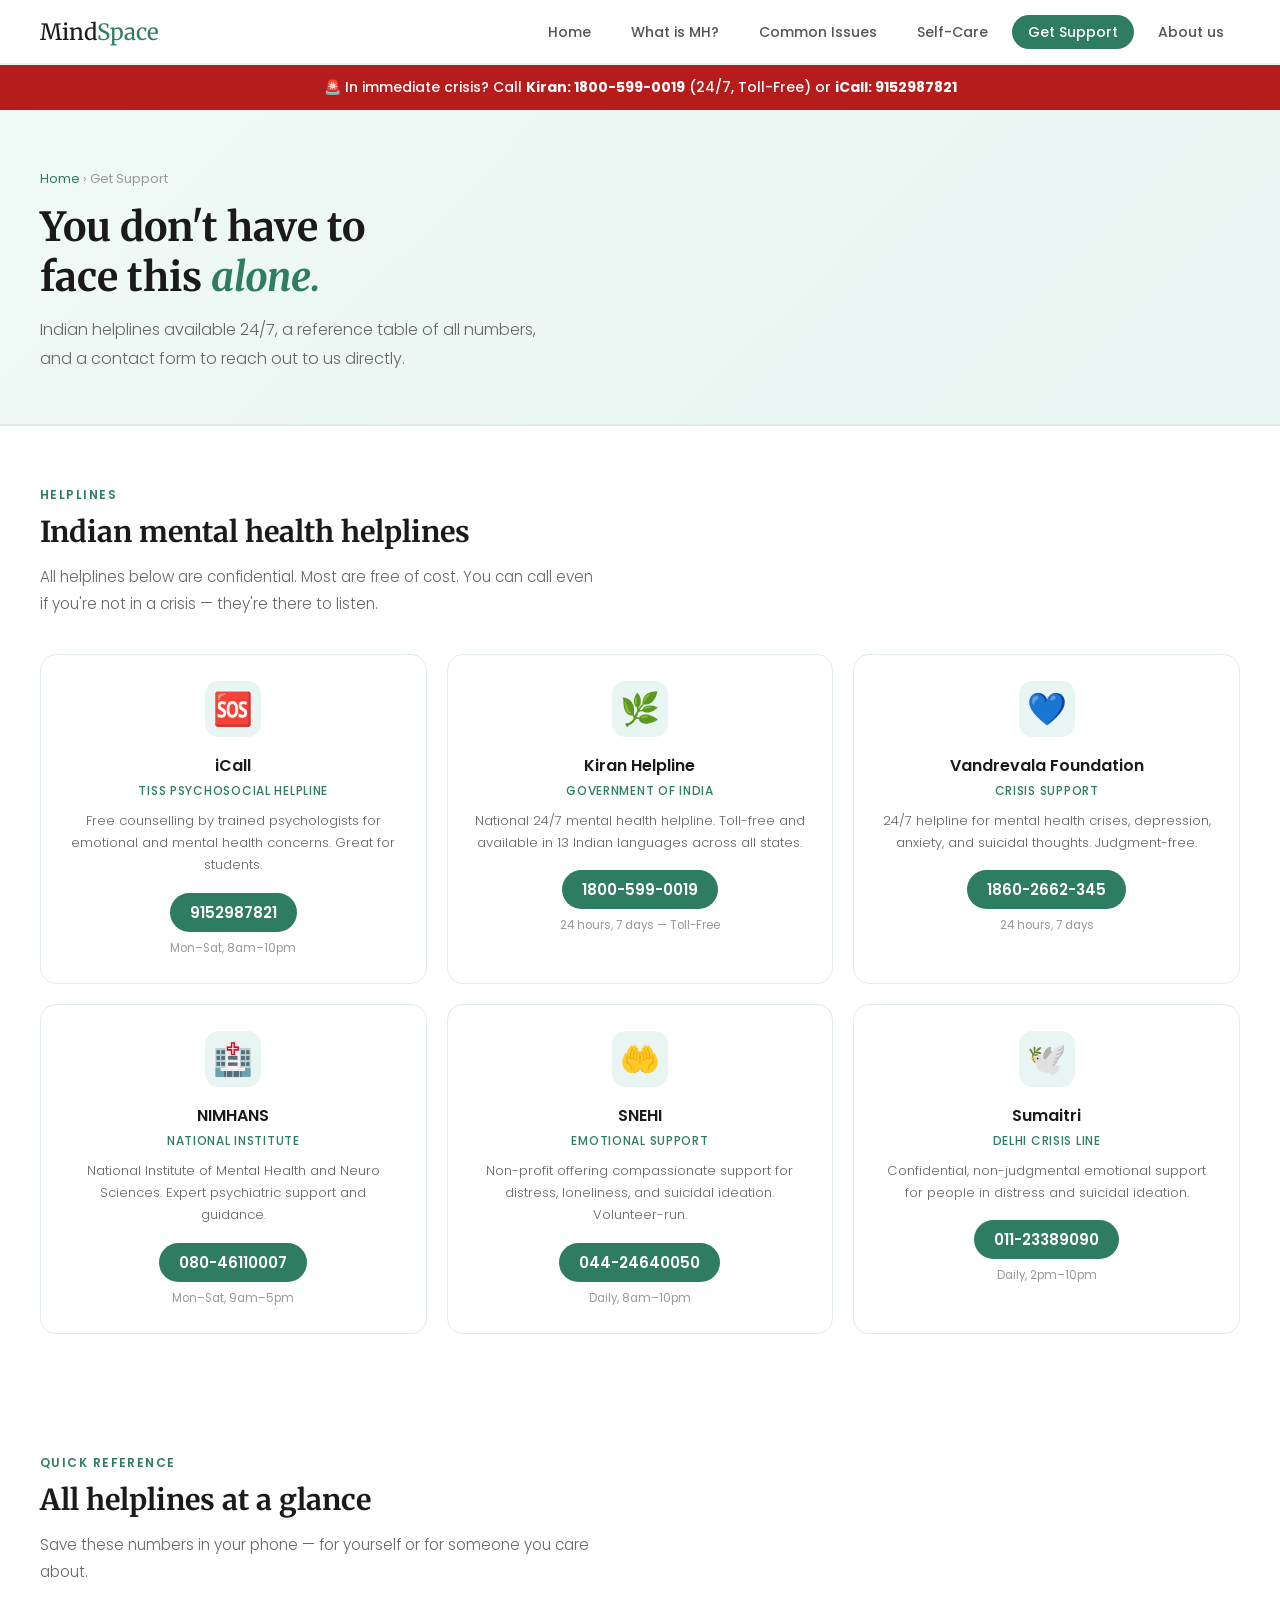
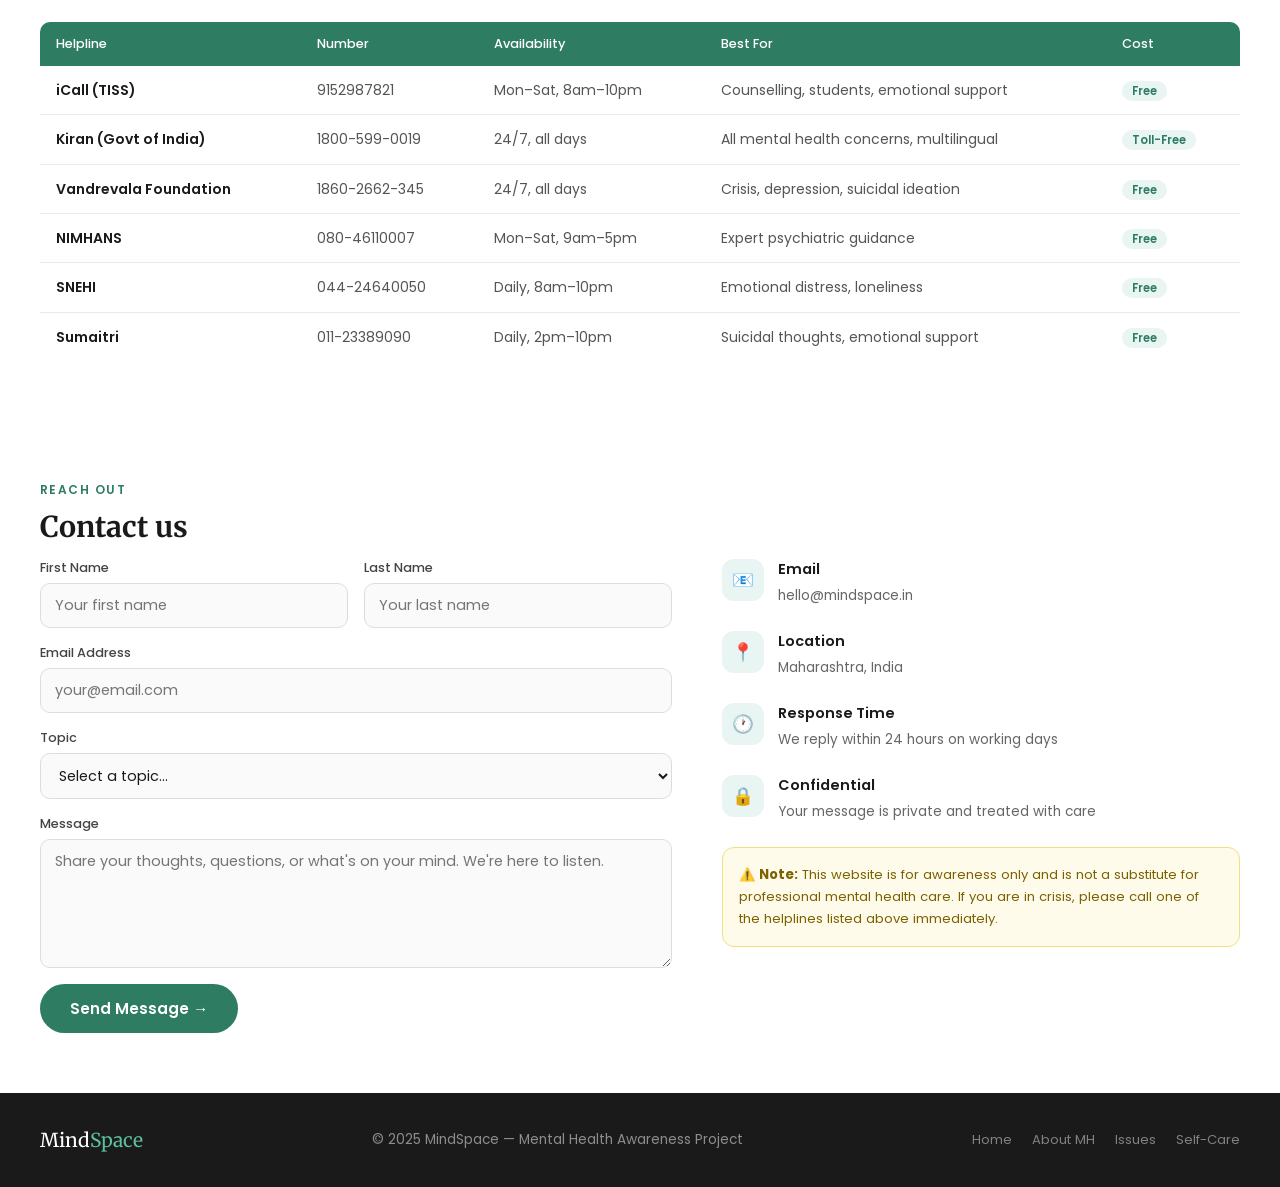
<file: support.html>
<!DOCTYPE html>
<html lang="en">
<head>
  <meta charset="UTF-8"/>
  <meta name="viewport" content="width=device-width, initial-scale=1.0"/>
  <title>MindSpace - Get Support</title>
  <link rel="stylesheet" type="text/css" href="style.css">
  <link href="https://fonts.googleapis.com/css2?family=Merriweather:ital@0;1&family=Poppins:wght@300;400;500;600&display=swap" rel="stylesheet"/>

</head>
<body>

<nav>
  <a class="logo" href="index.html">Mind<span>Space</span></a>
  <ul>
    <li><a href="index.html">Home</a></li>
    <li><a href="what.html">What is MH?</a></li>
    <li><a href="issues.html">Common Issues</a></li>
    <li><a href="selfcare.html">Self-Care</a></li>
    <li><a href="support.html" class="active">Get Support</a></li>
    <li><a href="aboutm(1).html">About us</a></li>
  </ul>
</nav>

<!-- EMERGENCY BAR -->
<div class="emergency">
  🚨 In immediate crisis? Call <strong>Kiran: 1800-599-0019</strong> (24/7, Toll-Free) or <strong>iCall: 9152987821</strong>
</div>

<div class="page-header">
  <div class="breadcrumb"><a href="index.html">Home</a> &rsaquo; Get Support</div>
  <h1>You don't have to<br>face this <em>alone.</em></h1>
  <p>Indian helplines available 24/7, a reference table of all numbers, and a contact form to reach out to us directly.</p>
</div>

<!-- HELPLINE CARDS -->
<section class="helplines-section">
  <span class="section-label">Helplines</span>
  <h2 class="section-title">Indian mental health helplines</h2>
  <p class="section-desc">All helplines below are confidential. Most are free of cost. You can call even if you're not in a crisis — they're there to listen.</p>
  <div class="helplines-grid">
    <div class="helpline-card">
      <div class="h-icon">🆘</div>
      <h3>iCall</h3>
      <span class="org">TISS Psychosocial Helpline</span>
      <p>Free counselling by trained psychologists for emotional and mental health concerns. Great for students.</p>
      <span class="helpline-num">9152987821</span>
      <span class="avail">Mon–Sat, 8am–10pm</span>
    </div>
    <div class="helpline-card">
      <div class="h-icon">🌿</div>
      <h3>Kiran Helpline</h3>
      <span class="org">Government of India</span>
      <p>National 24/7 mental health helpline. Toll-free and available in 13 Indian languages across all states.</p>
      <span class="helpline-num">1800-599-0019</span>
      <span class="avail">24 hours, 7 days — Toll-Free</span>
    </div>
    <div class="helpline-card">
      <div class="h-icon">💙</div>
      <h3>Vandrevala Foundation</h3>
      <span class="org">Crisis Support</span>
      <p>24/7 helpline for mental health crises, depression, anxiety, and suicidal thoughts. Judgment-free.</p>
      <span class="helpline-num">1860-2662-345</span>
      <span class="avail">24 hours, 7 days</span>
    </div>
    <div class="helpline-card">
      <div class="h-icon">🏥</div>
      <h3>NIMHANS</h3>
      <span class="org">National Institute</span>
      <p>National Institute of Mental Health and Neuro Sciences. Expert psychiatric support and guidance.</p>
      <span class="helpline-num">080-46110007</span>
      <span class="avail">Mon–Sat, 9am–5pm</span>
    </div>
    <div class="helpline-card">
      <div class="h-icon">🤲</div>
      <h3>SNEHI</h3>
      <span class="org">Emotional Support</span>
      <p>Non-profit offering compassionate support for distress, loneliness, and suicidal ideation. Volunteer-run.</p>
      <span class="helpline-num">044-24640050</span>
      <span class="avail">Daily, 8am–10pm</span>
    </div>
    <div class="helpline-card">
      <div class="h-icon">🕊️</div>
      <h3>Sumaitri</h3>
      <span class="org">Delhi Crisis Line</span>
      <p>Confidential, non-judgmental emotional support for people in distress and suicidal ideation.</p>
      <span class="helpline-num">011-23389090</span>
      <span class="avail">Daily, 2pm–10pm</span>
    </div>
  </div>
</section>

<!-- HELPLINE TABLE -->
<section class="table-section">
  <span class="section-label">Quick Reference</span>
  <h2 class="section-title">All helplines at a glance</h2>
  <p class="section-desc">Save these numbers in your phone — for yourself or for someone you care about.</p>
  <div class="table-wrap">
    <table>
      <thead>
        <tr>
          <th>Helpline</th>
          <th>Number</th>
          <th>Availability</th>
          <th>Best For</th>
          <th>Cost</th>
        </tr>
      </thead>
      <tbody>
        <tr><td>iCall (TISS)</td><td>9152987821</td><td>Mon–Sat, 8am–10pm</td><td>Counselling, students, emotional support</td><td><span class="free">Free</span></td></tr>
        <tr><td>Kiran (Govt of India)</td><td>1800-599-0019</td><td>24/7, all days</td><td>All mental health concerns, multilingual</td><td><span class="free">Toll-Free</span></td></tr>
        <tr><td>Vandrevala Foundation</td><td>1860-2662-345</td><td>24/7, all days</td><td>Crisis, depression, suicidal ideation</td><td><span class="free">Free</span></td></tr>
        <tr><td>NIMHANS</td><td>080-46110007</td><td>Mon–Sat, 9am–5pm</td><td>Expert psychiatric guidance</td><td><span class="free">Free</span></td></tr>
        <tr><td>SNEHI</td><td>044-24640050</td><td>Daily, 8am–10pm</td><td>Emotional distress, loneliness</td><td><span class="free">Free</span></td></tr>
        <tr><td>Sumaitri</td><td>011-23389090</td><td>Daily, 2pm–10pm</td><td>Suicidal thoughts, emotional support</td><td><span class="free">Free</span></td></tr>
      </tbody>
    </table>
  </div>
</section>

<!-- CONTACT FORM -->
<section class="contact-section">
  <span class="section-label">Reach Out</span>
  <h2 class="section-title">Contact us</h2>
  <div class="contact-grid">
    <form onsubmit="return false;">
      <div class="form-row">
        <div class="form-group">
          <label>First Name</label>
          <input type="text" placeholder="Your first name"/>
        </div>
        <div class="form-group">
          <label>Last Name</label>
          <input type="text" placeholder="Your last name"/>
        </div>
      </div>
      <div class="form-group">
        <label>Email Address</label>
        <input type="email" placeholder="your@email.com"/>
      </div>
      <div class="form-group">
        <label>Topic</label>
        <select>
          <option value="">Select a topic...</option>
          <option>General inquiry</option>
          <option>Looking for resources</option>
          <option>Need someone to talk to</option>
          <option>Feedback about this website</option>
          <option>Other</option>
        </select>
      </div>
      <div class="form-group">
        <label>Message</label>
        <textarea rows="5" placeholder="Share your thoughts, questions, or what's on your mind. We're here to listen."></textarea>
      </div>
      <button type="submit" class="submit-btn">Send Message →</button>
    </form>

    <div class="contact-info">
      <div class="info-item">
        <div class="info-icon">📧</div>
        <div>
          <strong>Email</strong>
          <span>hello@mindspace.in</span>
        </div>
      </div>
      <div class="info-item">
        <div class="info-icon">📍</div>
        <div>
          <strong>Location</strong>
          <span>Maharashtra, India</span>
        </div>
      </div>
      <div class="info-item">
        <div class="info-icon">🕐</div>
        <div>
          <strong>Response Time</strong>
          <span>We reply within 24 hours on working days</span>
        </div>
      </div>
      <div class="info-item">
        <div class="info-icon">🔒</div>
        <div>
          <strong>Confidential</strong>
          <span>Your message is private and treated with care</span>
        </div>
      </div>
      <div class="disclaimer">
        ⚠️ <strong>Note:</strong> This website is for awareness only and is not a substitute for professional mental health care. If you are in crisis, please call one of the helplines listed above immediately.
      </div>
    </div>
  </div>
</section>

<footer>
  <span class="footer-logo">Mind<span>Space</span></span>
  <span>© 2025 MindSpace — Mental Health Awareness Project</span>
  <ul>
    <li><a href="index.html">Home</a></li>
    <li><a href="what.html">About MH</a></li>
    <li><a href="issues.html">Issues</a></li>
    <li><a href="selfcare.html">Self-Care</a></li>
  </ul>
</footer>

</body>
</html>
</file>
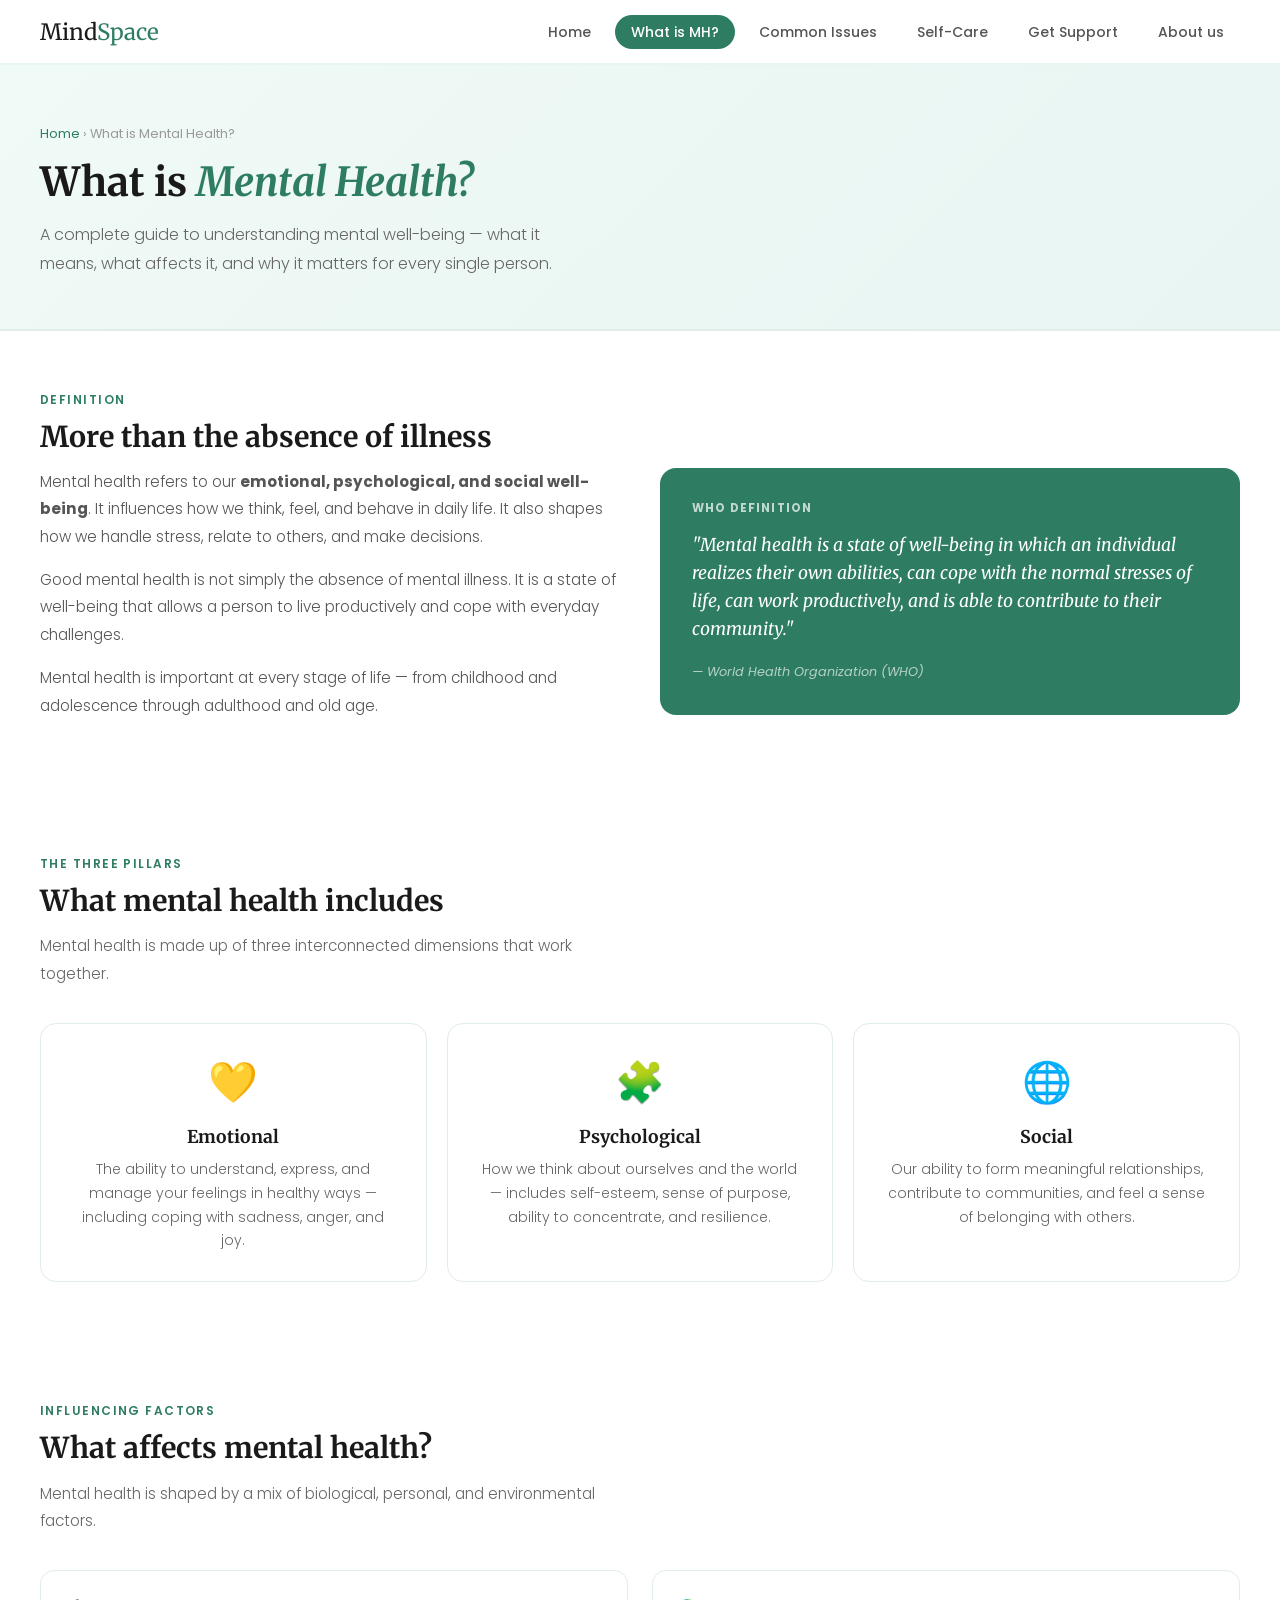
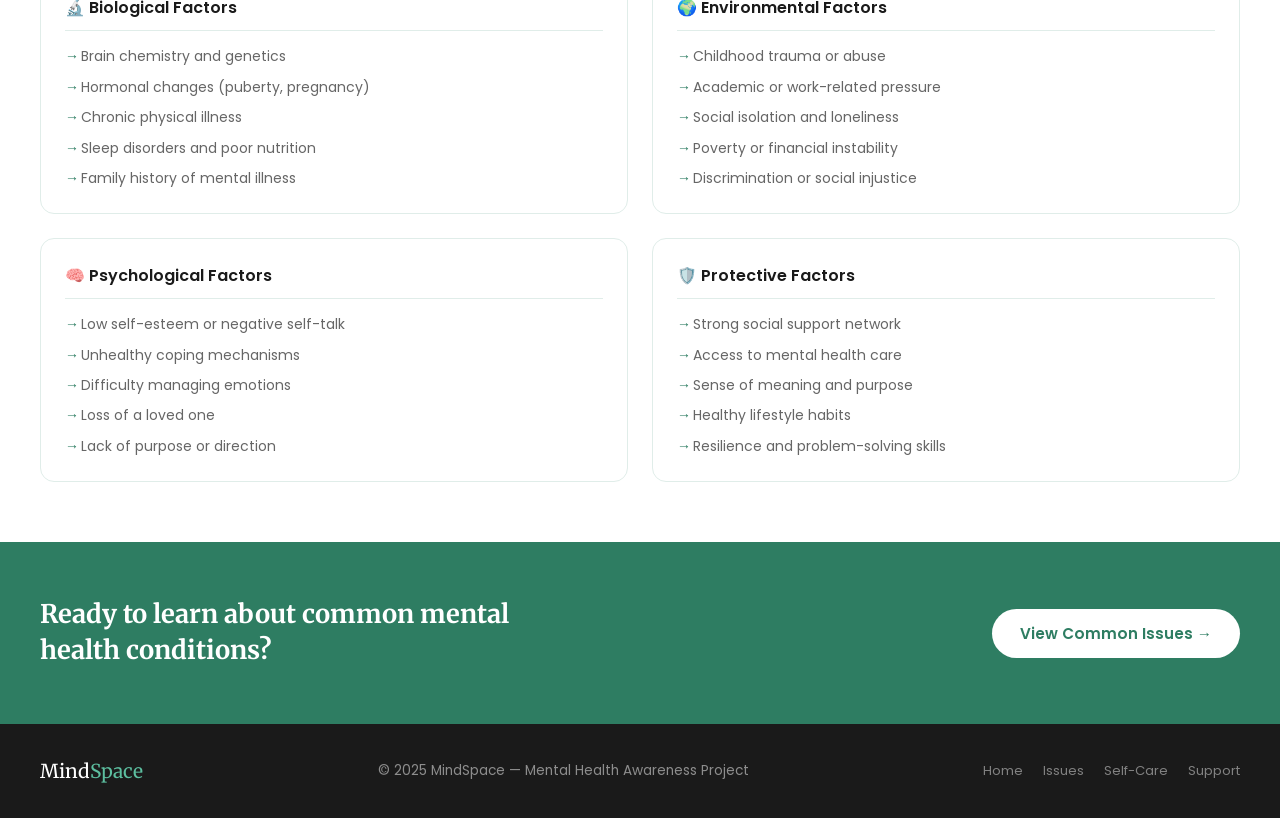
<file: what.html>
<!DOCTYPE html>
<html lang="en">
<head>
  <meta charset="UTF-8"/>
  <meta name="viewport" content="width=device-width, initial-scale=1.0"/>
  <title>MindSpace - What is Mental Health?</title>
  <link rel="stylesheet" type="text/css" href="style.css">
  <link href="https://fonts.googleapis.com/css2?family=Merriweather:ital@0;1&family=Poppins:wght@300;400;500;600&display=swap" rel="stylesheet"/>
</head>
<body>

<nav>
  <a class="logo" href="index.html">Mind<span>Space</span></a>
  <ul>
    <li><a href="index.html">Home</a></li>
    <li><a href="what.html" class="active">What is MH?</a></li>
    <li><a href="issues.html">Common Issues</a></li>
    <li><a href="selfcare.html">Self-Care</a></li>
    <li><a href="support.html">Get Support</a></li>
    <li><a href="aboutm(1).html">About us</a></li>
  </ul>
</nav>

<div class="page-header">
  <div class="breadcrumb"><a href="index.html">Home</a> &rsaquo; What is Mental Health?</div>
  <h1>What is <em>Mental Health?</em></h1>
  <p>A complete guide to understanding mental well-being — what it means, what affects it, and why it matters for every single person.</p>
</div>

<!-- DEFINITION -->
<section class="def-section">
  <span class="section-label">Definition</span>
  <h2 class="section-title">More than the absence of illness</h2>
  <div class="def-grid">
    <div class="def-text">
      <p>Mental health refers to our <strong>emotional, psychological, and social well-being</strong>. It influences how we think, feel, and behave in daily life. It also shapes how we handle stress, relate to others, and make decisions.</p>
      <p>Good mental health is not simply the absence of mental illness. It is a state of well-being that allows a person to live productively and cope with everyday challenges.</p>
      <p>Mental health is important at every stage of life — from childhood and adolescence through adulthood and old age.</p>
    </div>
    <div class="who-box">
      <h4>WHO Definition</h4>
      <blockquote>"Mental health is a state of well-being in which an individual realizes their own abilities, can cope with the normal stresses of life, can work productively, and is able to contribute to their community."</blockquote>
      <cite>— World Health Organization (WHO)</cite>
    </div>
  </div>
</section>

<!-- 3 PILLARS -->
<section class="pillars-section">
  <span class="section-label">The Three Pillars</span>
  <h2 class="section-title">What mental health includes</h2>
  <p class="section-desc">Mental health is made up of three interconnected dimensions that work together.</p>
  <div class="pillars-grid">
    <div class="pillar-card">
      <span class="icon">💛</span>
      <h3>Emotional</h3>
      <p>The ability to understand, express, and manage your feelings in healthy ways — including coping with sadness, anger, and joy.</p>
    </div>
    <div class="pillar-card">
      <span class="icon">🧩</span>
      <h3>Psychological</h3>
      <p>How we think about ourselves and the world — includes self-esteem, sense of purpose, ability to concentrate, and resilience.</p>
    </div>
    <div class="pillar-card">
      <span class="icon">🌐</span>
      <h3>Social</h3>
      <p>Our ability to form meaningful relationships, contribute to communities, and feel a sense of belonging with others.</p>
    </div>
  </div>
</section>

<!-- FACTORS -->
<section class="factors-section">
  <span class="section-label">Influencing Factors</span>
  <h2 class="section-title">What affects mental health?</h2>
  <p class="section-desc">Mental health is shaped by a mix of biological, personal, and environmental factors.</p>
  <div class="factors-grid">
    <div class="factor-box">
      <h3>🔬 Biological Factors</h3>
      <ul>
        <li>Brain chemistry and genetics</li>
        <li>Hormonal changes (puberty, pregnancy)</li>
        <li>Chronic physical illness</li>
        <li>Sleep disorders and poor nutrition</li>
        <li>Family history of mental illness</li>
      </ul>
    </div>
    <div class="factor-box">
      <h3>🌍 Environmental Factors</h3>
      <ul>
        <li>Childhood trauma or abuse</li>
        <li>Academic or work-related pressure</li>
        <li>Social isolation and loneliness</li>
        <li>Poverty or financial instability</li>
        <li>Discrimination or social injustice</li>
      </ul>
    </div>
    <div class="factor-box">
      <h3>🧠 Psychological Factors</h3>
      <ul>
        <li>Low self-esteem or negative self-talk</li>
        <li>Unhealthy coping mechanisms</li>
        <li>Difficulty managing emotions</li>
        <li>Loss of a loved one</li>
        <li>Lack of purpose or direction</li>
      </ul>
    </div>
    <div class="factor-box">
      <h3>🛡️ Protective Factors</h3>
      <ul>
        <li>Strong social support network</li>
        <li>Access to mental health care</li>
        <li>Sense of meaning and purpose</li>
        <li>Healthy lifestyle habits</li>
        <li>Resilience and problem-solving skills</li>
      </ul>
    </div>
  </div>
</section>

<!-- CTA -->
<div class="cta-banner">
  <h2>Ready to learn about common mental health conditions?</h2>
  <a href="issues.html" class="btn-white">View Common Issues →</a>
</div>

<footer>
  <span class="footer-logo">Mind<span>Space</span></span>
  <span>© 2025 MindSpace — Mental Health Awareness Project</span>
  <ul>
    <li><a href="index.html">Home</a></li>
    <li><a href="issues.html">Issues</a></li>
    <li><a href="selfcare.html">Self-Care</a></li>
    <li><a href="support.html">Support</a></li>
  </ul>
</footer>

</body>
</html>
</file>
<file: style.css>
/* ==============================================
   MindSpace - Mental Health Awareness Website
   style.css — Single shared stylesheet

   HOW TO LINK in every HTML file:
   Replace the <style>...</style> block with:
   <link rel="stylesheet" href="style.css">
   (inside the <head> tag)
============================================== */

/* ── Google Fonts ── */
@import url('https://fonts.googleapis.com/css2?family=Merriweather:ital@0;1&family=Poppins:wght@300;400;500;600&display=swap');

/* ══════════════════════════════════════
   RESET & BASE
══════════════════════════════════════ */
* { margin: 0; padding: 0; box-sizing: border-box; }

body {
  font-family: 'Poppins', sans-serif;
  background: #ffffff;
  color: #1a1a1a;
}

/* ══════════════════════════════════════
   NAVIGATION
══════════════════════════════════════ */
nav {
  background: #ffffff;
  border-bottom: 2px solid #e8f5f2;
  padding: 0 40px;
  display: flex;
  align-items: center;
  justify-content: space-between;
  height: 65px;
  position: sticky;
  top: 0;
  z-index: 100;
}

.logo {
  font-family: 'Merriweather', serif;
  font-size: 1.4rem;
  color: #1a1a1a;
  text-decoration: none;
}
.logo span { color: #2e7d62; }

nav ul {
  list-style: none;
  display: flex;
  gap: 8px;
}

nav ul a {
  text-decoration: none;
  color: #555;
  font-size: 0.875rem;
  font-weight: 500;
  padding: 7px 16px;
  border-radius: 25px;
  transition: background 0.2s, color 0.2s;
}
nav ul a:hover  { background: #e8f5f2; color: #2e7d62; }
nav ul a.active { background: #2e7d62; color: #fff; }

/* ══════════════════════════════════════
   BUTTONS
══════════════════════════════════════ */
.btn-green {
  display: inline-block;
  background: #2e7d62;
  color: #fff;
  padding: 13px 30px;
  border-radius: 30px;
  text-decoration: none;
  font-weight: 500;
  font-size: 0.95rem;
  margin: 5px;
  transition: background 0.2s;
}
.btn-green:hover { background: #245f4a; }

.btn-outline {
  display: inline-block;
  border: 2px solid #2e7d62;
  color: #2e7d62;
  padding: 11px 28px;
  border-radius: 30px;
  text-decoration: none;
  font-weight: 500;
  font-size: 0.95rem;
  margin: 5px;
  transition: background 0.2s, color 0.2s;
}
.btn-outline:hover { background: #2e7d62; color: #fff; }

.btn-white {
  display: inline-block;
  background: #fff;
  color: #2e7d62;
  padding: 13px 28px;
  border-radius: 30px;
  text-decoration: none;
  font-weight: 600;
  font-size: 0.95rem;
  transition: transform 0.2s;
}
.btn-white:hover { transform: translateY(-2px); }

/* ══════════════════════════════════════
   SECTION COMMONS
══════════════════════════════════════ */
section { padding: 60px 40px; }

.section-label {
  font-size: 0.75rem;
  font-weight: 600;
  letter-spacing: 0.12em;
  text-transform: uppercase;
  color: #2e7d62;
  margin-bottom: 10px;
  display: block;
}

.section-title {
  font-family: 'Merriweather', serif;
  font-size: 1.8rem;
  color: #1a1a1a;
  margin-bottom: 12px;
  line-height: 1.3;
}

.section-desc {
  font-size: 0.95rem;
  color: #666;
  font-weight: 300;
  max-width: 560px;
  line-height: 1.8;
  margin-bottom: 36px;
}

/* ══════════════════════════════════════
   PAGE HEADER (used in what, issues, selfcare, support)
══════════════════════════════════════ */
.page-header {
  background: linear-gradient(135deg, #f0faf6 0%, #e8f5f2 100%);
  padding: 60px 40px 50px;
  border-bottom: 2px solid #e0ede9;
}

.page-header.green-header { background: #2e7d62; }

.breadcrumb { font-size: 0.8rem; color: #999; margin-bottom: 14px; }
.breadcrumb a { color: #2e7d62; text-decoration: none; }
.green-header .breadcrumb { color: rgba(255,255,255,0.6); }
.green-header .breadcrumb a { color: rgba(255,255,255,0.8); }

.page-header h1 {
  font-family: 'Merriweather', serif;
  font-size: 2.5rem;
  line-height: 1.25;
  margin-bottom: 14px;
}
.page-header h1 em { font-style: italic; color: #2e7d62; }
.green-header h1 { color: #fff; }
.green-header h1 em { color: #fff; }

.page-header p {
  font-size: 1rem;
  color: #666;
  font-weight: 300;
  max-width: 520px;
  line-height: 1.8;
}
.green-header p { color: rgba(255,255,255,0.8); }

/* ══════════════════════════════════════
   HERO (index.html only)
══════════════════════════════════════ */
.hero {
  background: linear-gradient(135deg, #f0faf6 0%, #fff8f0 100%);
  padding: 80px 40px 70px;
  text-align: center;
}

.hero-badge {
  display: inline-block;
  background: #2e7d62;
  color: #fff;
  font-size: 0.75rem;
  font-weight: 500;
  letter-spacing: 0.1em;
  text-transform: uppercase;
  padding: 6px 18px;
  border-radius: 25px;
  margin-bottom: 24px;
}

.hero h1 {
  font-family: 'Merriweather', serif;
  font-size: 3rem;
  line-height: 1.25;
  color: #1a1a1a;
  margin-bottom: 20px;
}
.hero h1 em { font-style: italic; color: #2e7d62; }

.hero p {
  font-size: 1.05rem;
  color: #666;
  font-weight: 300;
  max-width: 540px;
  margin: 0 auto 35px;
  line-height: 1.8;
}

/* ══════════════════════════════════════
   STATS BAR (index.html)
══════════════════════════════════════ */
.stats-bar {
  background: #2e7d62;
  padding: 35px 40px;
  display: flex;
  justify-content: center;
  gap: 80px;
  text-align: center;
  flex-wrap: wrap;
}

.stat-num {
  font-family: 'Merriweather', serif;
  font-size: 2rem;
  color: #fff;
  display: block;
}
.stat-label {
  font-size: 0.8rem;
  color: rgba(255,255,255,0.75);
  margin-top: 4px;
  display: block;
}

/* ══════════════════════════════════════
   CARDS (index, what)
══════════════════════════════════════ */
.card-grid {
  display: grid;
  grid-template-columns: repeat(3, 1fr);
  gap: 24px;
}

.card {
  background: #fff;
  border: 1px solid #e0ede9;
  border-radius: 16px;
  padding: 28px;
  transition: box-shadow 0.2s, transform 0.2s;
}
.card:hover { box-shadow: 0 8px 24px rgba(0,0,0,0.08); transform: translateY(-4px); }
.card-icon { font-size: 2rem; margin-bottom: 14px; display: block; }
.card h3 { font-size: 1rem; font-weight: 600; margin-bottom: 8px; }
.card p { font-size: 0.875rem; color: #666; line-height: 1.7; font-weight: 300; }

/* ══════════════════════════════════════
   EXPLORE GRID (index.html)
══════════════════════════════════════ */
.explore-grid {
  display: grid;
  grid-template-columns: repeat(2, 1fr);
  gap: 20px;
}

.explore-card {
  border: 1px solid #e0ede9;
  border-radius: 16px;
  padding: 28px;
  text-decoration: none;
  color: #1a1a1a;
  display: block;
  transition: box-shadow 0.2s, transform 0.2s, border-color 0.2s;
}
.explore-card:hover { box-shadow: 0 8px 24px rgba(0,0,0,0.08); transform: translateY(-4px); border-color: #2e7d62; }
.explore-card .pg { font-size: 0.72rem; color: #aaa; font-weight: 500; text-transform: uppercase; letter-spacing: 0.08em; margin-bottom: 10px; display: block; }
.explore-card h3 { font-size: 1.1rem; font-weight: 600; margin-bottom: 8px; }
.explore-card p { font-size: 0.85rem; color: #666; line-height: 1.7; font-weight: 300; }
.explore-card .arrow { color: #2e7d62; font-weight: 600; font-size: 0.9rem; margin-top: 14px; display: inline-block; }

.explore-card.green-card {
  background: #2e7d62;
  border-color: #2e7d62;
  grid-column: span 2;
}
.explore-card.green-card .pg    { color: rgba(255,255,255,0.55); }
.explore-card.green-card h3     { color: #fff; font-size: 1.3rem; }
.explore-card.green-card p      { color: rgba(255,255,255,0.75); }
.explore-card.green-card .arrow { color: #fff; }

/* ══════════════════════════════════════
   DEFINITION SECTION (what.html)
══════════════════════════════════════ */
.def-grid {
  display: grid;
  grid-template-columns: 1fr 1fr;
  gap: 40px;
  align-items: start;
}
.def-text p { font-size: 0.95rem; color: #555; line-height: 1.8; margin-bottom: 16px; font-weight: 300; }

.who-box {
  background: #2e7d62;
  color: #fff;
  border-radius: 16px;
  padding: 32px;
}
.who-box h4 { font-size: 0.72rem; letter-spacing: 0.1em; text-transform: uppercase; opacity: 0.7; margin-bottom: 14px; }
.who-box blockquote { font-family: 'Merriweather', serif; font-size: 1.1rem; font-style: italic; line-height: 1.6; margin-bottom: 14px; }
.who-box cite { font-size: 0.8rem; opacity: 0.65; }

/* ══════════════════════════════════════
   PILLARS (what.html)
══════════════════════════════════════ */
.pillars-grid {
  display: grid;
  grid-template-columns: repeat(3, 1fr);
  gap: 20px;
}

.pillar-card {
  background: #fff;
  border: 1px solid #e0ede9;
  border-radius: 16px;
  padding: 28px;
  text-align: center;
  transition: box-shadow 0.2s, transform 0.2s;
}
.pillar-card:hover { box-shadow: 0 8px 24px rgba(0,0,0,0.08); transform: translateY(-4px); }
.pillar-card .icon { font-size: 2.5rem; margin-bottom: 14px; display: block; }
.pillar-card h3 { font-family: 'Merriweather', serif; font-size: 1.1rem; margin-bottom: 10px; }
.pillar-card p { font-size: 0.875rem; color: #666; line-height: 1.7; font-weight: 300; }

/* ══════════════════════════════════════
   FACTORS (what.html)
══════════════════════════════════════ */
.factors-grid {
  display: grid;
  grid-template-columns: repeat(2, 1fr);
  gap: 24px;
}

.factor-box {
  border: 1px solid #e0ede9;
  border-radius: 14px;
  padding: 24px;
}
.factor-box h3 { font-size: 1rem; font-weight: 600; margin-bottom: 14px; padding-bottom: 10px; border-bottom: 1px solid #e0ede9; }
.factor-box ul { list-style: none; display: flex; flex-direction: column; gap: 8px; }
.factor-box ul li { font-size: 0.875rem; color: #666; padding-left: 16px; position: relative; line-height: 1.6; }
.factor-box ul li::before { content: '→'; color: #2e7d62; font-weight: 600; position: absolute; left: 0; }

/* ══════════════════════════════════════
   ISSUES TABLE & TABS (issues.html)
══════════════════════════════════════ */
.tab-bar {
  display: flex;
  flex-wrap: wrap;
  gap: 8px;
  margin-bottom: 30px;
  padding-bottom: 20px;
  border-bottom: 2px solid #e0ede9;
}
.tab-bar a {
  text-decoration: none;
  font-size: 0.875rem;
  font-weight: 500;
  color: #666;
  padding: 8px 18px;
  border-radius: 25px;
  border: 1px solid #e0ede9;
  transition: background 0.2s, color 0.2s, border-color 0.2s;
}
.tab-bar a:hover { background: #e8f5f2; color: #2e7d62; border-color: #2e7d62; }

.tab-panel { display: none; }
#tab-all { display: block; }
#tab-depression:target, #tab-anxiety:target, #tab-stress:target,
#tab-ocd:target, #tab-bipolar:target, #tab-ptsd:target { display: block; }
#tab-depression:target ~ #tab-all,
#tab-anxiety:target ~ #tab-all,
#tab-stress:target ~ #tab-all,
#tab-ocd:target ~ #tab-all,
#tab-bipolar:target ~ #tab-all,
#tab-ptsd:target ~ #tab-all { display: none; }

/* ══════════════════════════════════════
   TABLE (issues.html, selfcare.html, support.html)
══════════════════════════════════════ */
.table-wrap { overflow-x: auto; }

table { width: 100%; border-collapse: collapse; font-size: 0.875rem; }

thead th {
  background: #2e7d62;
  color: #fff;
  padding: 13px 16px;
  text-align: left;
  font-weight: 500;
  font-size: 0.8rem;
}
thead th:first-child { border-radius: 10px 0 0 0; }
thead th:last-child  { border-radius: 0 10px 0 0; }

tbody tr { border-bottom: 1px solid #e0ede9; }
tbody tr:last-child { border-bottom: none; }
tbody tr:hover { background: #f0faf6; }

td { padding: 13px 16px; color: #555; vertical-align: top; line-height: 1.6; }
td:first-child { font-weight: 600; color: #1a1a1a; }

/* Badges (issues table) */
.badge { display: inline-block; padding: 3px 10px; border-radius: 20px; font-size: 0.72rem; font-weight: 500; }

/* Free badge (support table) */
.free { background: #e8f5f2; color: #2e7d62; padding: 2px 10px; border-radius: 20px; font-size: 0.72rem; font-weight: 600; }

/* ══════════════════════════════════════
   DETAIL CARD (issues.html tabs)
══════════════════════════════════════ */
.detail-card { border: 1px solid #e0ede9; border-radius: 16px; overflow: hidden; }

.detail-header { background: #2e7d62; color: #fff; padding: 32px; }
.detail-header h2 { font-family: 'Merriweather', serif; font-size: 1.8rem; margin-top: 8px; margin-bottom: 8px; }
.detail-header p { font-size: 0.9rem; opacity: 0.8; font-weight: 300; line-height: 1.7; }
.detail-tag { background: rgba(255,255,255,0.2); color: #fff; padding: 4px 12px; border-radius: 20px; font-size: 0.72rem; font-weight: 500; display: inline-block; }

.detail-body { display: grid; grid-template-columns: 1fr 1fr; }
.detail-block { padding: 24px; border-right: 1px solid #e0ede9; border-bottom: 1px solid #e0ede9; }
.detail-block:nth-child(even)       { border-right: none; }
.detail-block:nth-last-child(-n+2)  { border-bottom: none; }
.detail-block h4 { font-size: 0.72rem; font-weight: 600; letter-spacing: 0.1em; text-transform: uppercase; color: #2e7d62; margin-bottom: 12px; }
.detail-block ul { list-style: none; display: flex; flex-direction: column; gap: 6px; }
.detail-block ul li { font-size: 0.875rem; color: #555; padding-left: 14px; position: relative; line-height: 1.6; }
.detail-block ul li::before { content: '•'; color: #2e7d62; position: absolute; left: 0; font-weight: 700; }

/* ══════════════════════════════════════
   TIPS (selfcare.html)
══════════════════════════════════════ */
.tips-grid {
  display: grid;
  grid-template-columns: repeat(3, 1fr);
  gap: 20px;
}

.tip-card {
  background: #f9fdfb;
  border: 1px solid #e0ede9;
  border-radius: 14px;
  padding: 24px;
  transition: box-shadow 0.2s, transform 0.2s;
}
.tip-card:hover { box-shadow: 0 8px 24px rgba(0,0,0,0.08); transform: translateY(-3px); }
.tip-num  { font-family: 'Merriweather', serif; font-size: 2rem; color: #c8e2db; display: block; line-height: 1; margin-bottom: 4px; }
.tip-icon { font-size: 1.4rem; display: block; margin-bottom: 8px; }
.tip-card h4 { font-size: 0.95rem; font-weight: 600; color: #1a1a1a; margin-bottom: 8px; }
.tip-card p  { font-size: 0.85rem; color: #666; line-height: 1.7; font-weight: 300; }

/* ══════════════════════════════════════
   QUOTE BANNER (selfcare.html)
══════════════════════════════════════ */
.quote-banner {
  background: #2e7d62;
  padding: 70px 40px;
  text-align: center;
}
.quote-text   { font-family: 'Merriweather', serif; font-size: 2rem; font-style: italic; color: #fff; max-width: 680px; margin: 0 auto 16px; line-height: 1.4; }
.quote-author { font-size: 0.85rem; color: rgba(255,255,255,0.6); letter-spacing: 0.08em; text-transform: uppercase; }

/* ══════════════════════════════════════
   MYTHS VS FACTS (selfcare.html)
══════════════════════════════════════ */
.myths-list { display: flex; flex-direction: column; gap: 16px; }

.myth-row { display: grid; grid-template-columns: 1fr 1fr; gap: 16px; }

.myth-box { background: #fff5f5; border: 1px solid #fcc; border-radius: 14px; padding: 20px; }
.myth-box .label { font-size: 0.7rem; font-weight: 600; letter-spacing: 0.1em; text-transform: uppercase; color: #c0392b; margin-bottom: 8px; display: block; }
.myth-box p { font-size: 0.875rem; color: #555; line-height: 1.7; }

.fact-box { background: #f0faf6; border: 1px solid #c3d9d4; border-radius: 14px; padding: 20px; }
.fact-box .label { font-size: 0.7rem; font-weight: 600; letter-spacing: 0.1em; text-transform: uppercase; color: #2e7d62; margin-bottom: 8px; display: block; }
.fact-box p { font-size: 0.875rem; color: #555; line-height: 1.7; }

/* ══════════════════════════════════════
   EMERGENCY BAR (support.html)
══════════════════════════════════════ */
.emergency {
  background: #b71c1c;
  color: #fff;
  text-align: center;
  padding: 12px 20px;
  font-size: 0.875rem;
  font-weight: 500;
}

/* ══════════════════════════════════════
   HELPLINE CARDS (support.html)
══════════════════════════════════════ */
.helplines-grid {
  display: grid;
  grid-template-columns: repeat(3, 1fr);
  gap: 20px;
}

.helpline-card {
  border: 1px solid #e0ede9;
  border-radius: 16px;
  padding: 26px;
  text-align: center;
  transition: box-shadow 0.2s, transform 0.2s;
}
.helpline-card:hover { box-shadow: 0 8px 24px rgba(0,0,0,0.08); transform: translateY(-4px); }

.h-icon {
  font-size: 2rem;
  background: #e8f5f2;
  width: 56px; height: 56px;
  border-radius: 14px;
  display: flex;
  align-items: center;
  justify-content: center;
  margin: 0 auto 16px;
}

.helpline-card h3   { font-size: 1rem; font-weight: 600; margin-bottom: 4px; }
.helpline-card .org { font-size: 0.75rem; color: #2e7d62; font-weight: 500; text-transform: uppercase; letter-spacing: 0.06em; margin-bottom: 10px; display: block; }
.helpline-card p    { font-size: 0.82rem; color: #666; line-height: 1.7; margin-bottom: 16px; font-weight: 300; }

.helpline-num { display: inline-block; background: #2e7d62; color: #fff; padding: 8px 20px; border-radius: 25px; font-weight: 600; font-size: 0.95rem; }
.avail        { display: block; font-size: 0.72rem; color: #999; margin-top: 8px; }

/* ══════════════════════════════════════
   CONTACT FORM (support.html)
══════════════════════════════════════ */
.contact-grid {
  display: grid;
  grid-template-columns: 1.2fr 1fr;
  gap: 50px;
  align-items: start;
}

.form-row { display: grid; grid-template-columns: 1fr 1fr; gap: 16px; }

.form-group { display: flex; flex-direction: column; gap: 6px; margin-bottom: 16px; }
.form-group label { font-size: 0.8rem; font-weight: 500; color: #444; }

.form-group input,
.form-group textarea,
.form-group select {
  padding: 11px 14px;
  border: 1.5px solid #ddd;
  border-radius: 10px;
  font-family: 'Poppins', sans-serif;
  font-size: 0.9rem;
  color: #1a1a1a;
  background: #fafafa;
  outline: none;
  transition: border-color 0.2s;
}
.form-group input:focus,
.form-group textarea:focus,
.form-group select:focus { border-color: #2e7d62; background: #fff; }
.form-group textarea { resize: vertical; }

.submit-btn {
  background: #2e7d62;
  color: #fff;
  border: none;
  padding: 13px 30px;
  border-radius: 30px;
  font-family: 'Poppins', sans-serif;
  font-weight: 600;
  font-size: 0.95rem;
  cursor: pointer;
  transition: background 0.2s;
}
.submit-btn:hover { background: #245f4a; }

.info-item  { display: flex; gap: 14px; align-items: flex-start; margin-bottom: 24px; }
.info-icon  { width: 42px; height: 42px; background: #e8f5f2; border-radius: 12px; display: flex; align-items: center; justify-content: center; font-size: 1.1rem; flex-shrink: 0; }
.info-item strong { display: block; font-size: 0.9rem; font-weight: 600; margin-bottom: 2px; }
.info-item span   { font-size: 0.85rem; color: #666; }

.disclaimer { background: #fffbea; border: 1px solid #f0e080; border-radius: 12px; padding: 16px; font-size: 0.82rem; color: #7a6200; line-height: 1.7; margin-top: 16px; }

/* ══════════════════════════════════════
   CTA BANNER (all pages)
══════════════════════════════════════ */
.cta-banner {
  background: #2e7d62;
  padding: 55px 40px;
  display: flex;
  justify-content: space-between;
  align-items: center;
  gap: 24px;
  flex-wrap: wrap;
}
.cta-banner.dark { background: #1a1a1a; }
.cta-banner h2 { font-family: 'Merriweather', serif; font-size: 1.6rem; color: #fff; max-width: 480px; line-height: 1.4; }

/* ══════════════════════════════════════
   FOOTER (all pages)
══════════════════════════════════════ */
footer {
  background: #1a1a1a;
  color: rgba(255,255,255,0.5);
  padding: 35px 40px;
  display: flex;
  justify-content: space-between;
  align-items: center;
  flex-wrap: wrap;
  gap: 16px;
  font-size: 0.85rem;
}

.footer-logo { font-family: 'Merriweather', serif; font-size: 1.2rem; color: #fff; }
.footer-logo span { color: #5dbfa0; }

footer ul { list-style: none; display: flex; gap: 20px; flex-wrap: wrap; }
footer ul a { color: rgba(255,255,255,0.45); text-decoration: none; font-size: 0.82rem; }
footer ul a:hover { color: #fff; }

/* ══════════════════════════════════════
   BACKGROUND ALTERNATES
══════════════════════════════════════ */
.bg-light { background: #f9fdfb; }
.bg-white { background: #ffffff; }

/* ══════════════════════════════════════
   RWD — RESPONSIVE WEB DESIGN
   3 Breakpoints: 1024px | 768px | 480px
══════════════════════════════════════ */

/* Tablet (<=1024px) */
@media (max-width: 1024px) {
  .card-grid      { grid-template-columns: repeat(2, 1fr); }
  .pillars-grid   { grid-template-columns: repeat(2, 1fr); }
  .tips-grid      { grid-template-columns: repeat(2, 1fr); }
  .helplines-grid { grid-template-columns: repeat(2, 1fr); }
  .explore-grid   { grid-template-columns: repeat(2, 1fr); }
  .factors-grid   { grid-template-columns: repeat(2, 1fr); }
}

/* Mobile (<=768px) */
@media (max-width: 768px) {
  nav { flex-wrap: wrap; height: auto; padding: 14px 20px; gap: 10px; }
  nav ul { flex-wrap: wrap; gap: 6px; width: 100%; }
  nav ul a { font-size: 0.78rem; padding: 5px 12px; }

  section, .page-header, .quote-banner,
  .cta-banner, .stats-bar, .emergency,
  .hero { padding-left: 20px; padding-right: 20px; }

  .hero { padding-top: 50px; padding-bottom: 40px; }
  .hero h1        { font-size: clamp(1.8rem, 7vw, 2.5rem); }
  .page-header h1 { font-size: clamp(1.6rem, 6vw, 2.2rem); }
  .section-title  { font-size: clamp(1.4rem, 5vw, 1.8rem); }
  .quote-text     { font-size: clamp(1.2rem, 4vw, 1.8rem); }

  .card-grid      { grid-template-columns: 1fr; }
  .explore-grid   { grid-template-columns: 1fr; }
  .explore-card.green-card { grid-column: span 1; }
  .def-grid       { grid-template-columns: 1fr; }
  .pillars-grid   { grid-template-columns: 1fr; }
  .factors-grid   { grid-template-columns: 1fr; }
  .tips-grid      { grid-template-columns: 1fr 1fr; }
  .helplines-grid { grid-template-columns: 1fr; }
  .contact-grid   { grid-template-columns: 1fr; }
  .myth-row       { grid-template-columns: 1fr; }
  .detail-body    { grid-template-columns: 1fr; }
  .form-row       { grid-template-columns: 1fr; }
  .detail-block   { border-right: none !important; }

  .stats-bar      { gap: 24px; flex-direction: column; }
  .cta-banner     { flex-direction: column; text-align: center; }
  .cta-banner h2  { font-size: 1.3rem; }

  footer     { flex-direction: column; text-align: center; padding: 28px 20px; }
  footer ul  { justify-content: center; }
}

/* Small mobile (<=480px) */
@media (max-width: 480px) {
  .tips-grid    { grid-template-columns: 1fr; }
  nav ul a      { font-size: 0.72rem; padding: 4px 10px; }
  .helpline-num { font-size: 0.85rem; padding: 7px 16px; }
  table         { font-size: 0.78rem; }
  td, th        { padding: 10px; }
}
</file>
